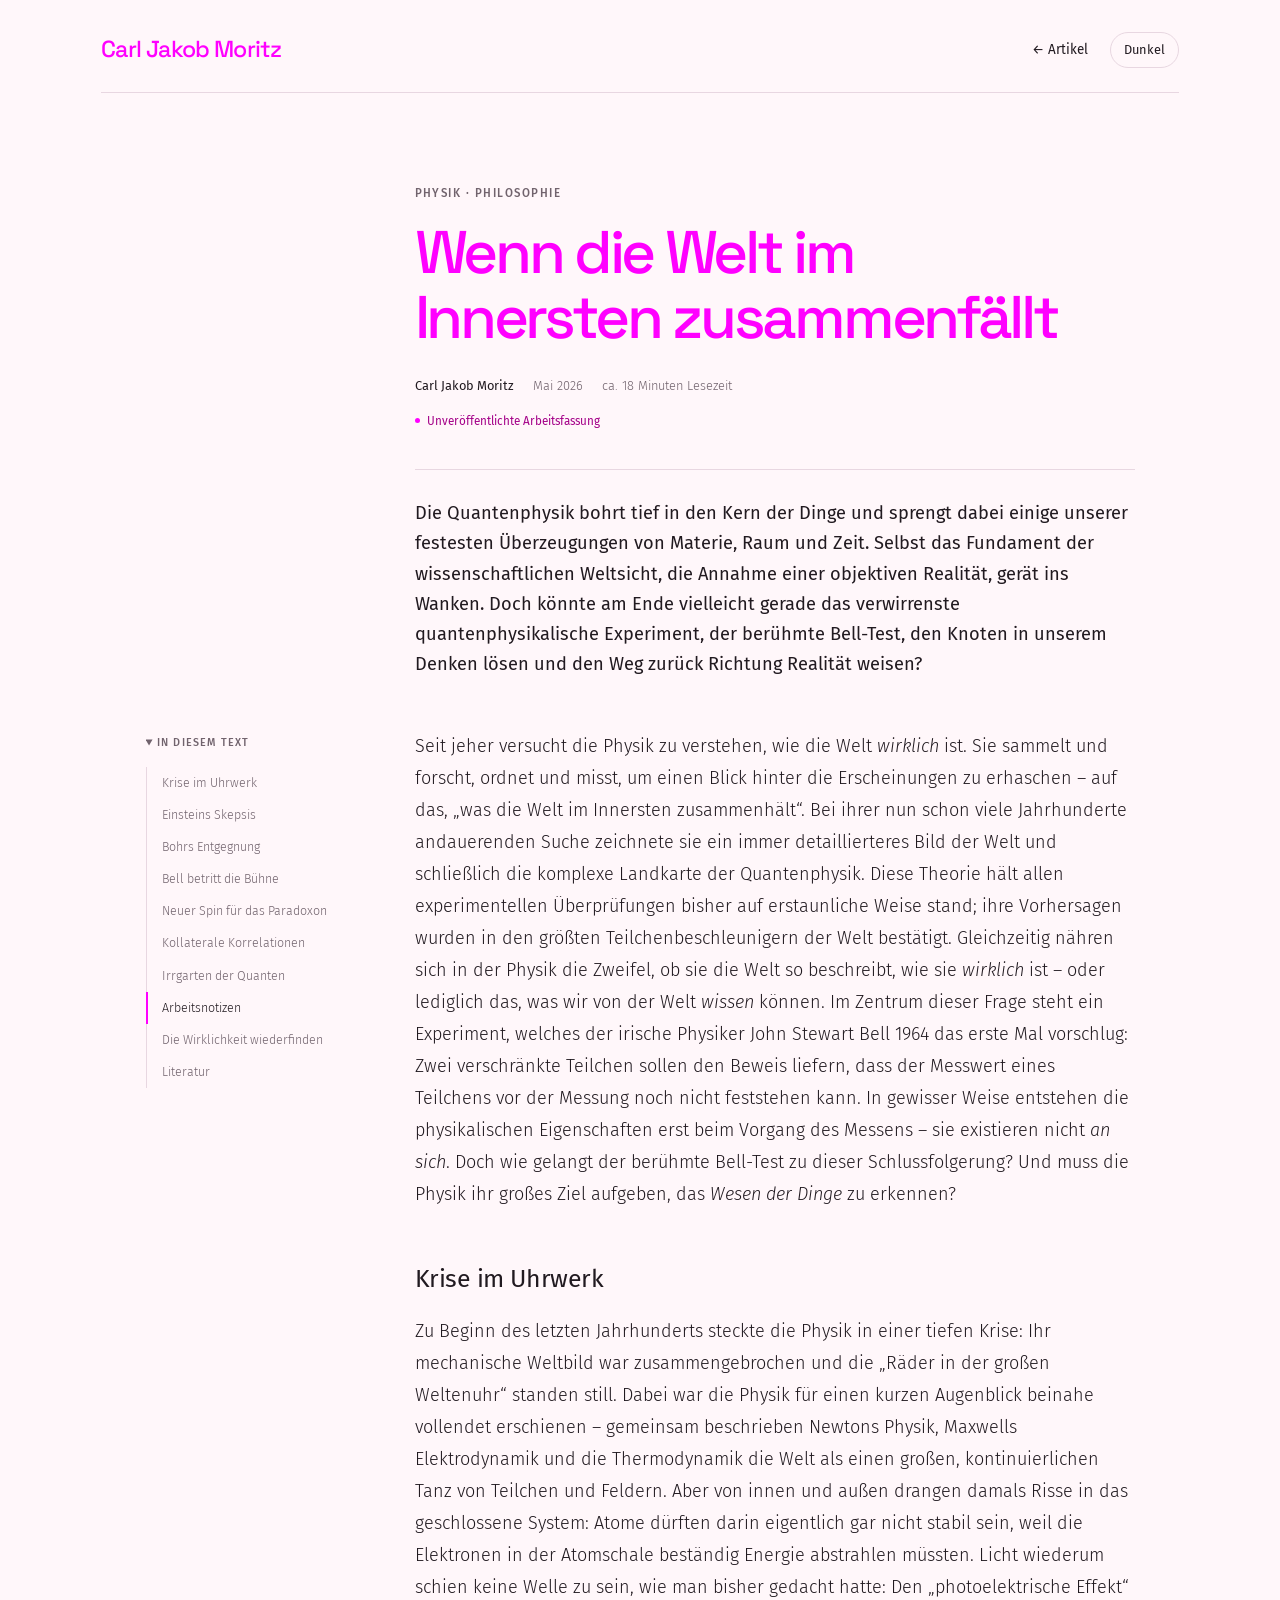
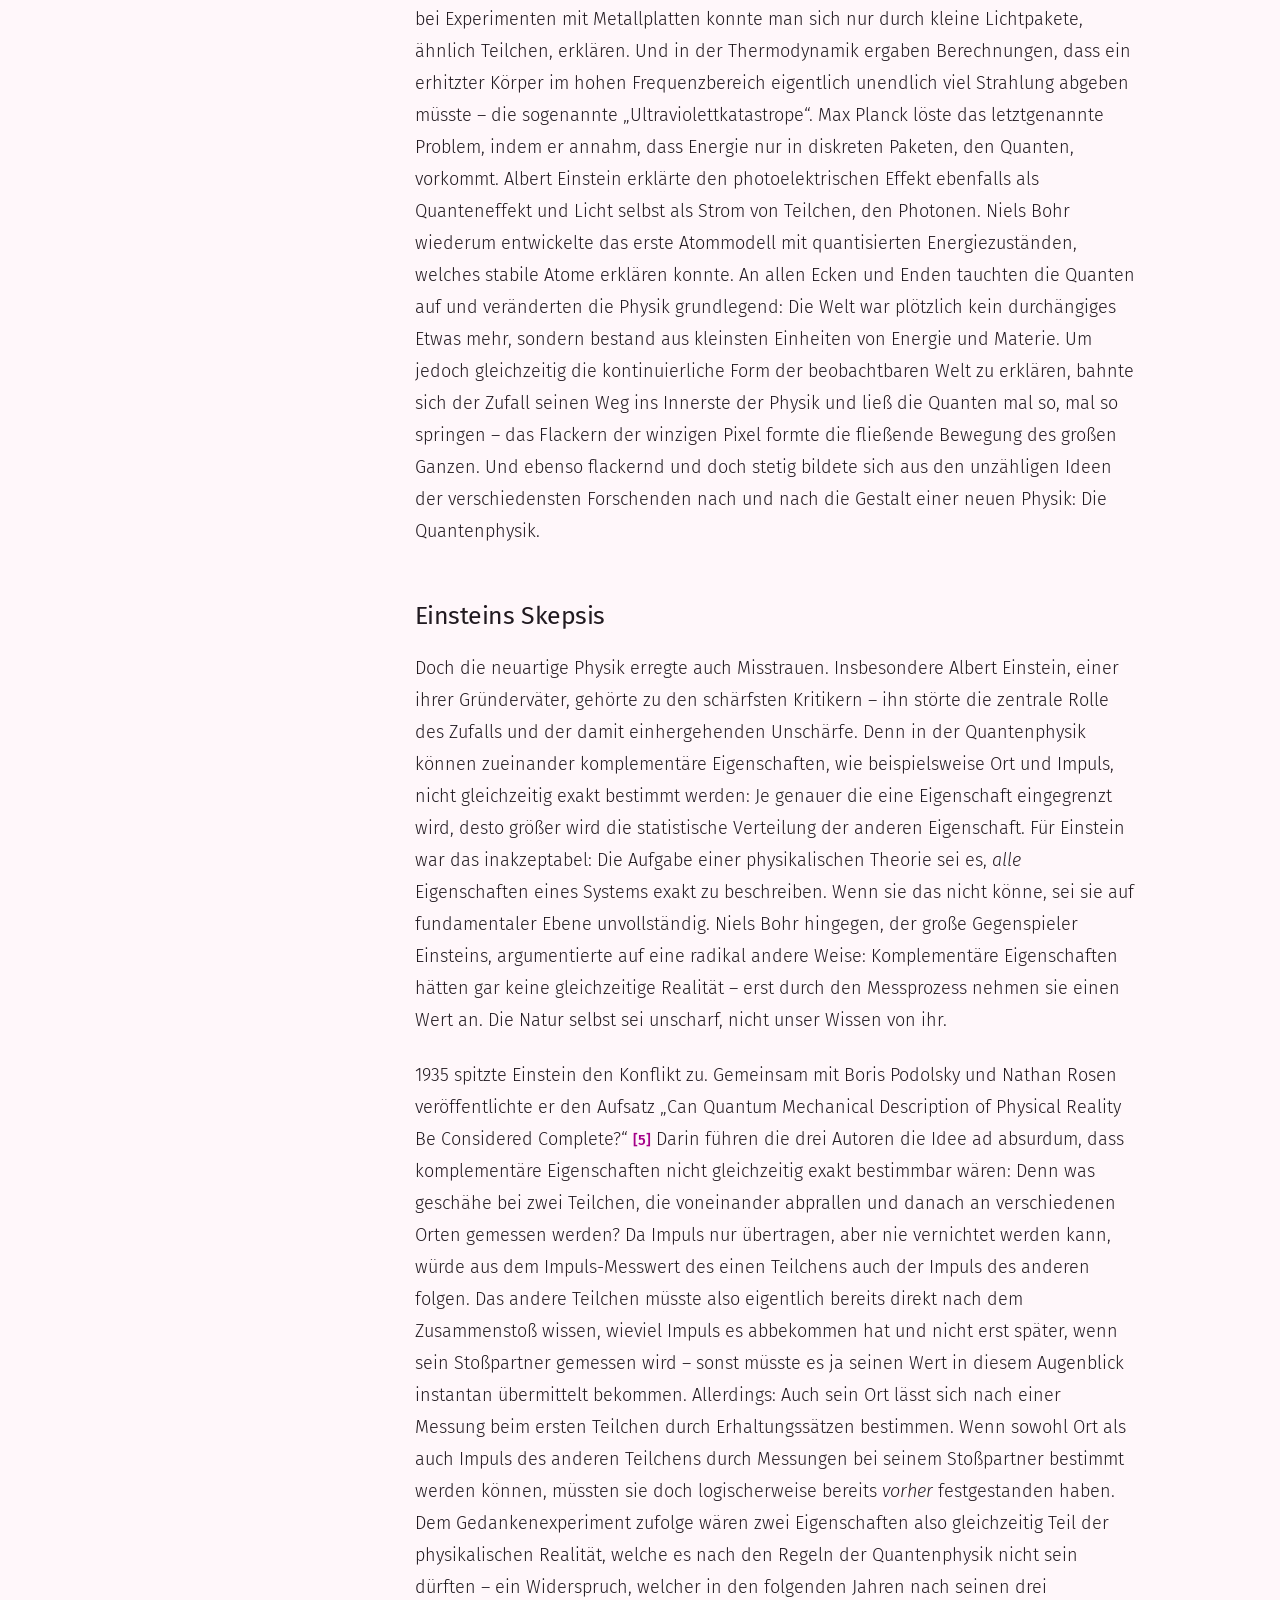
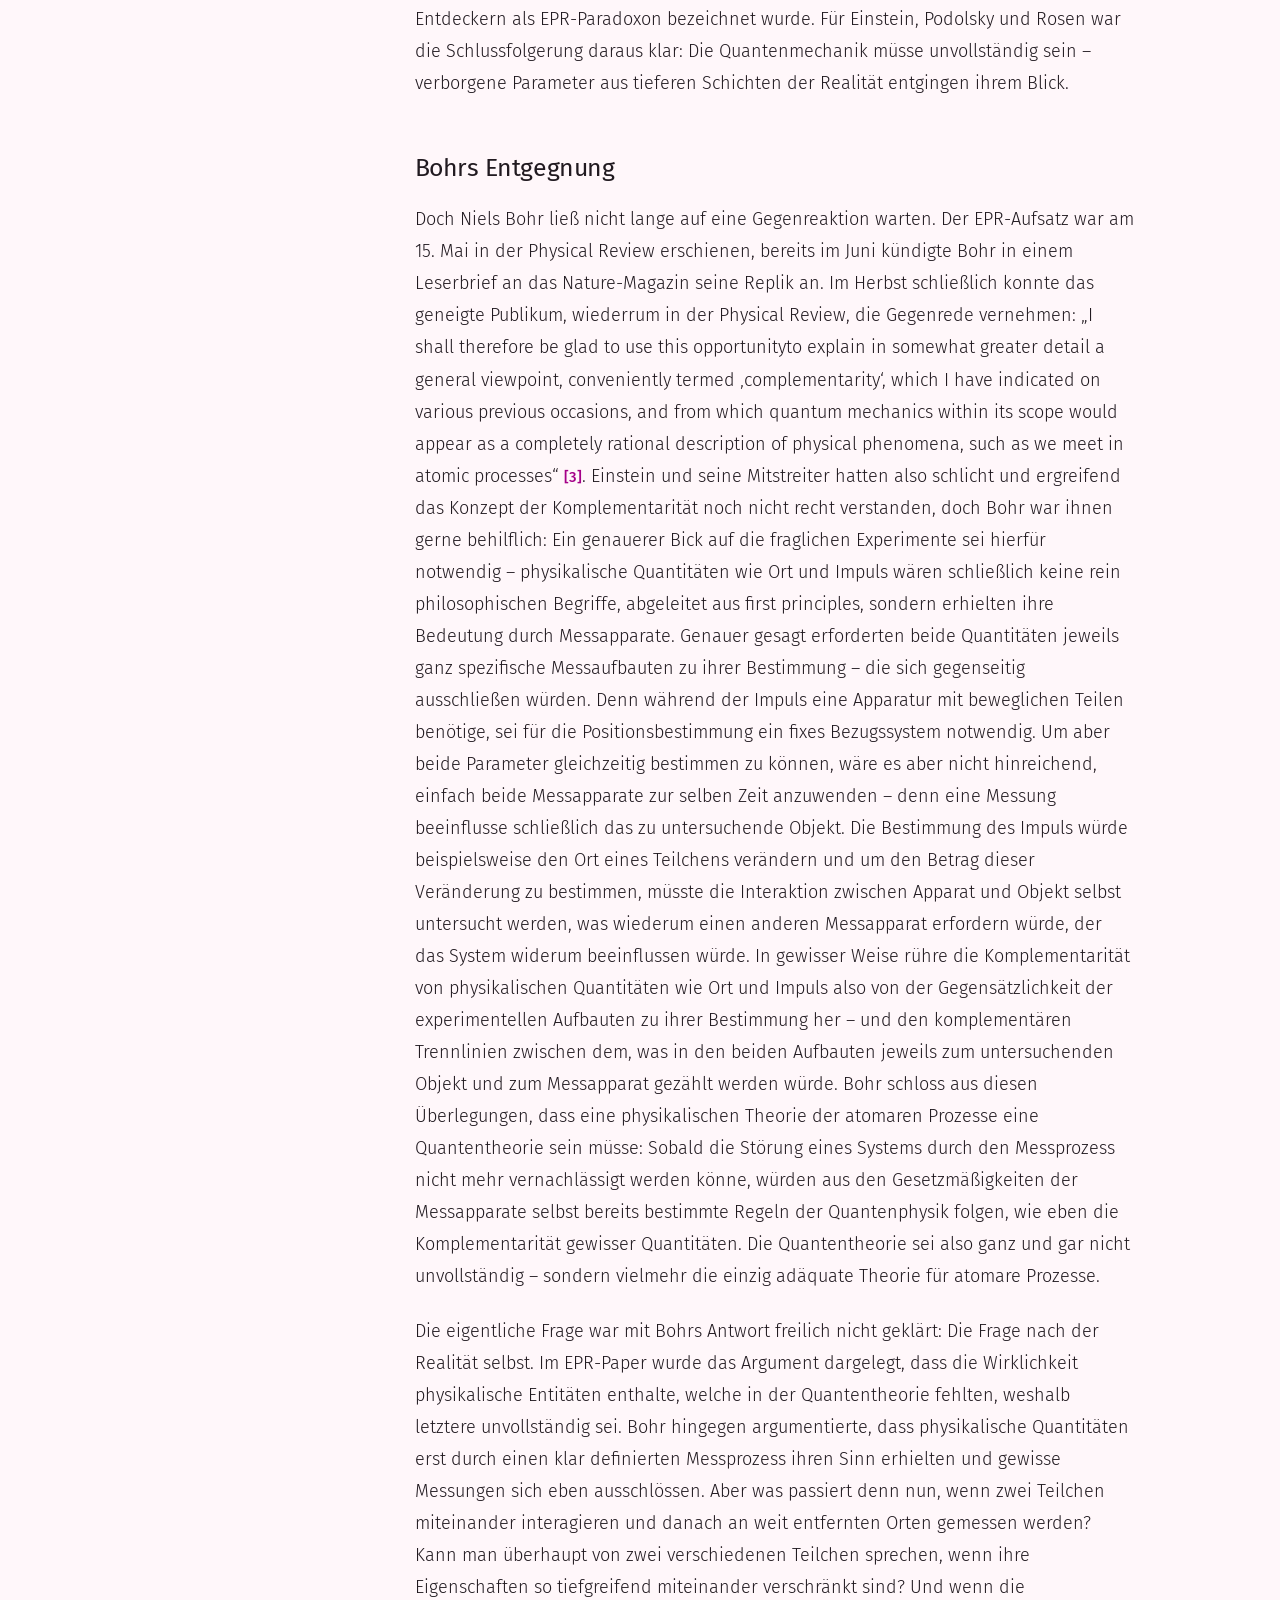
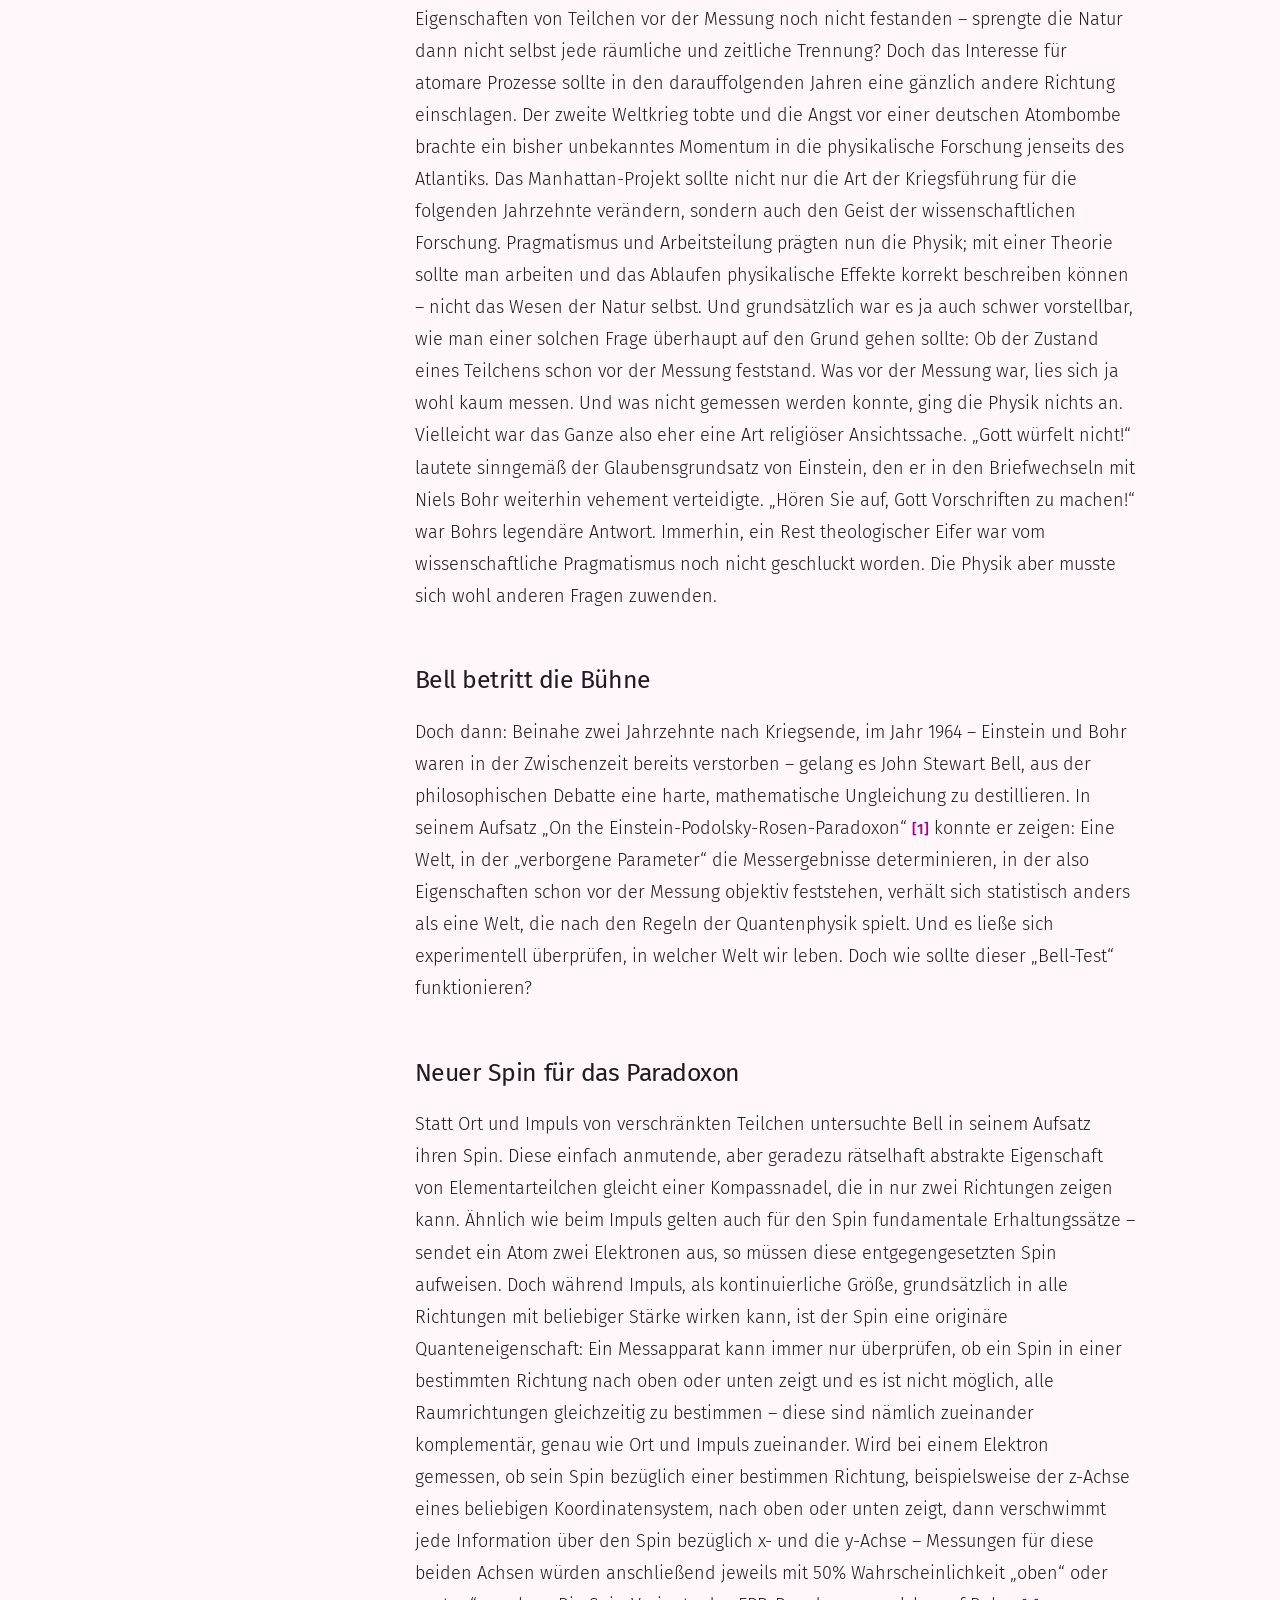
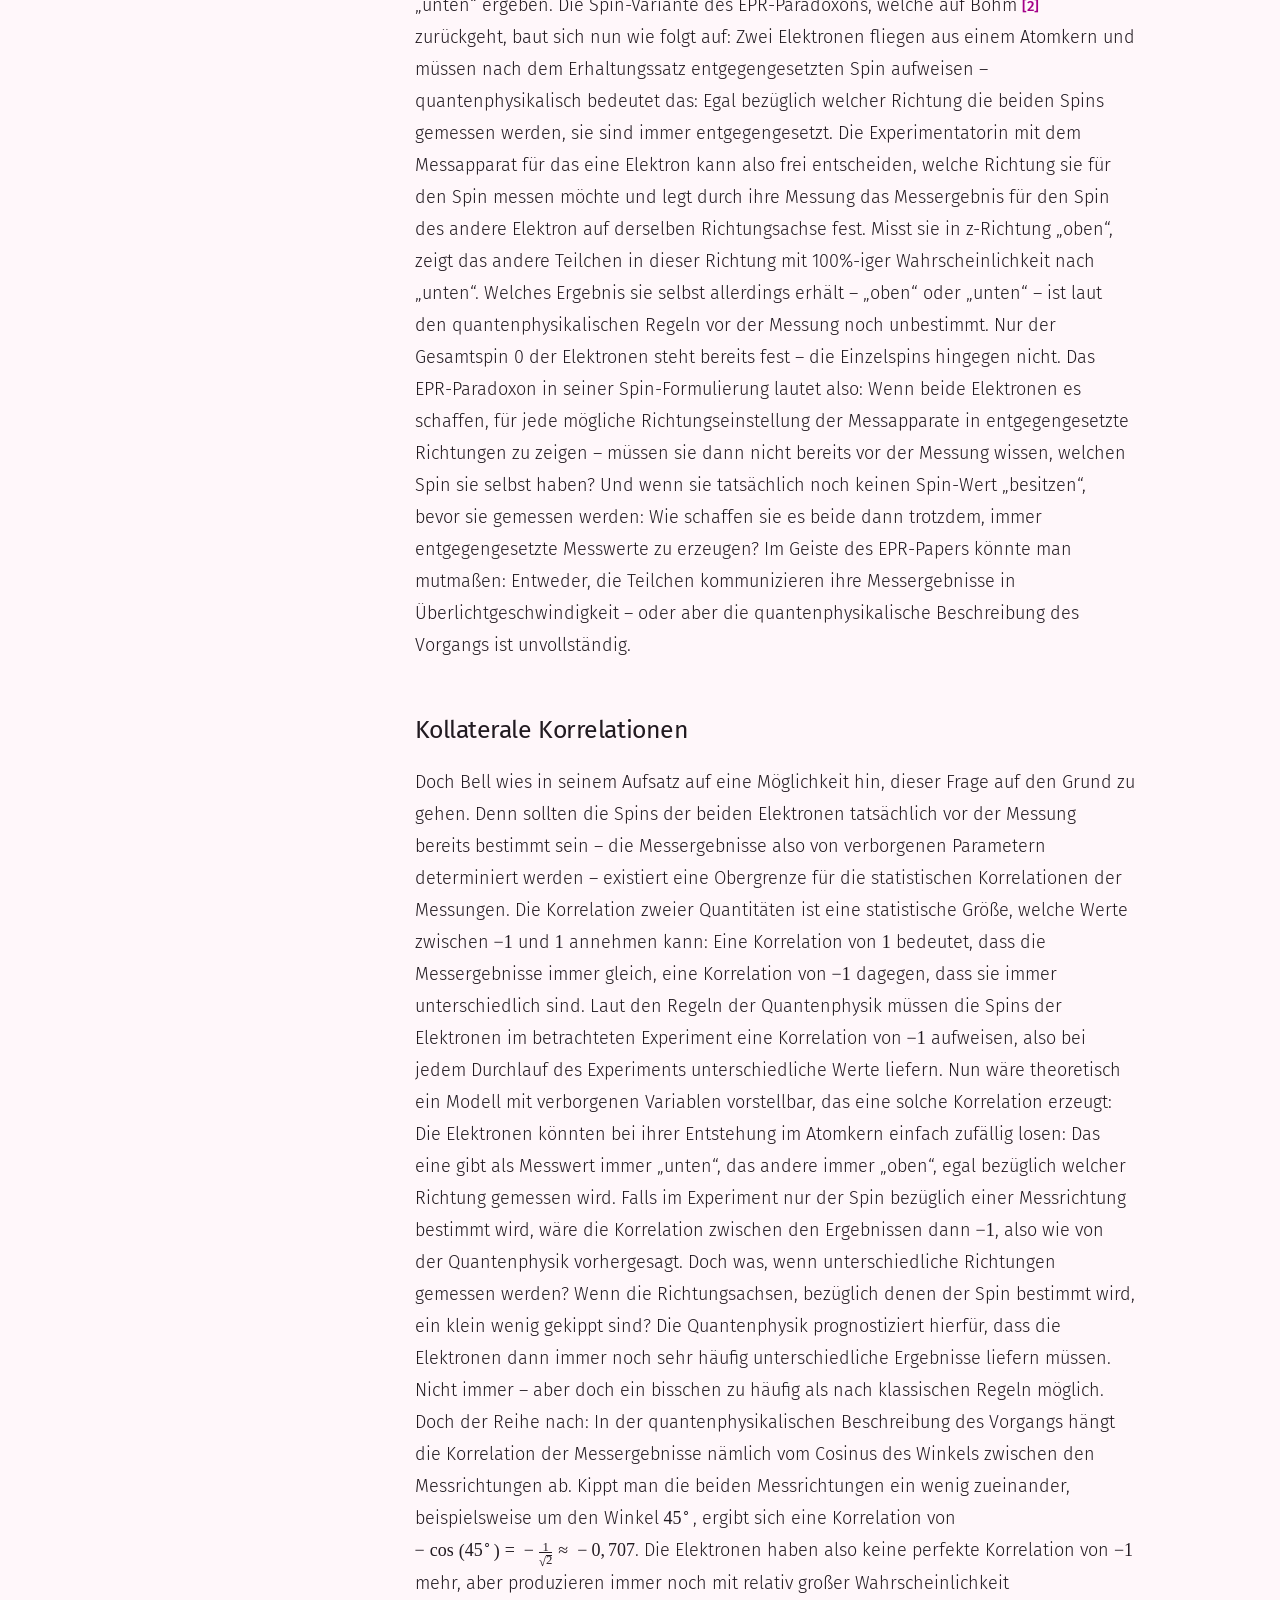
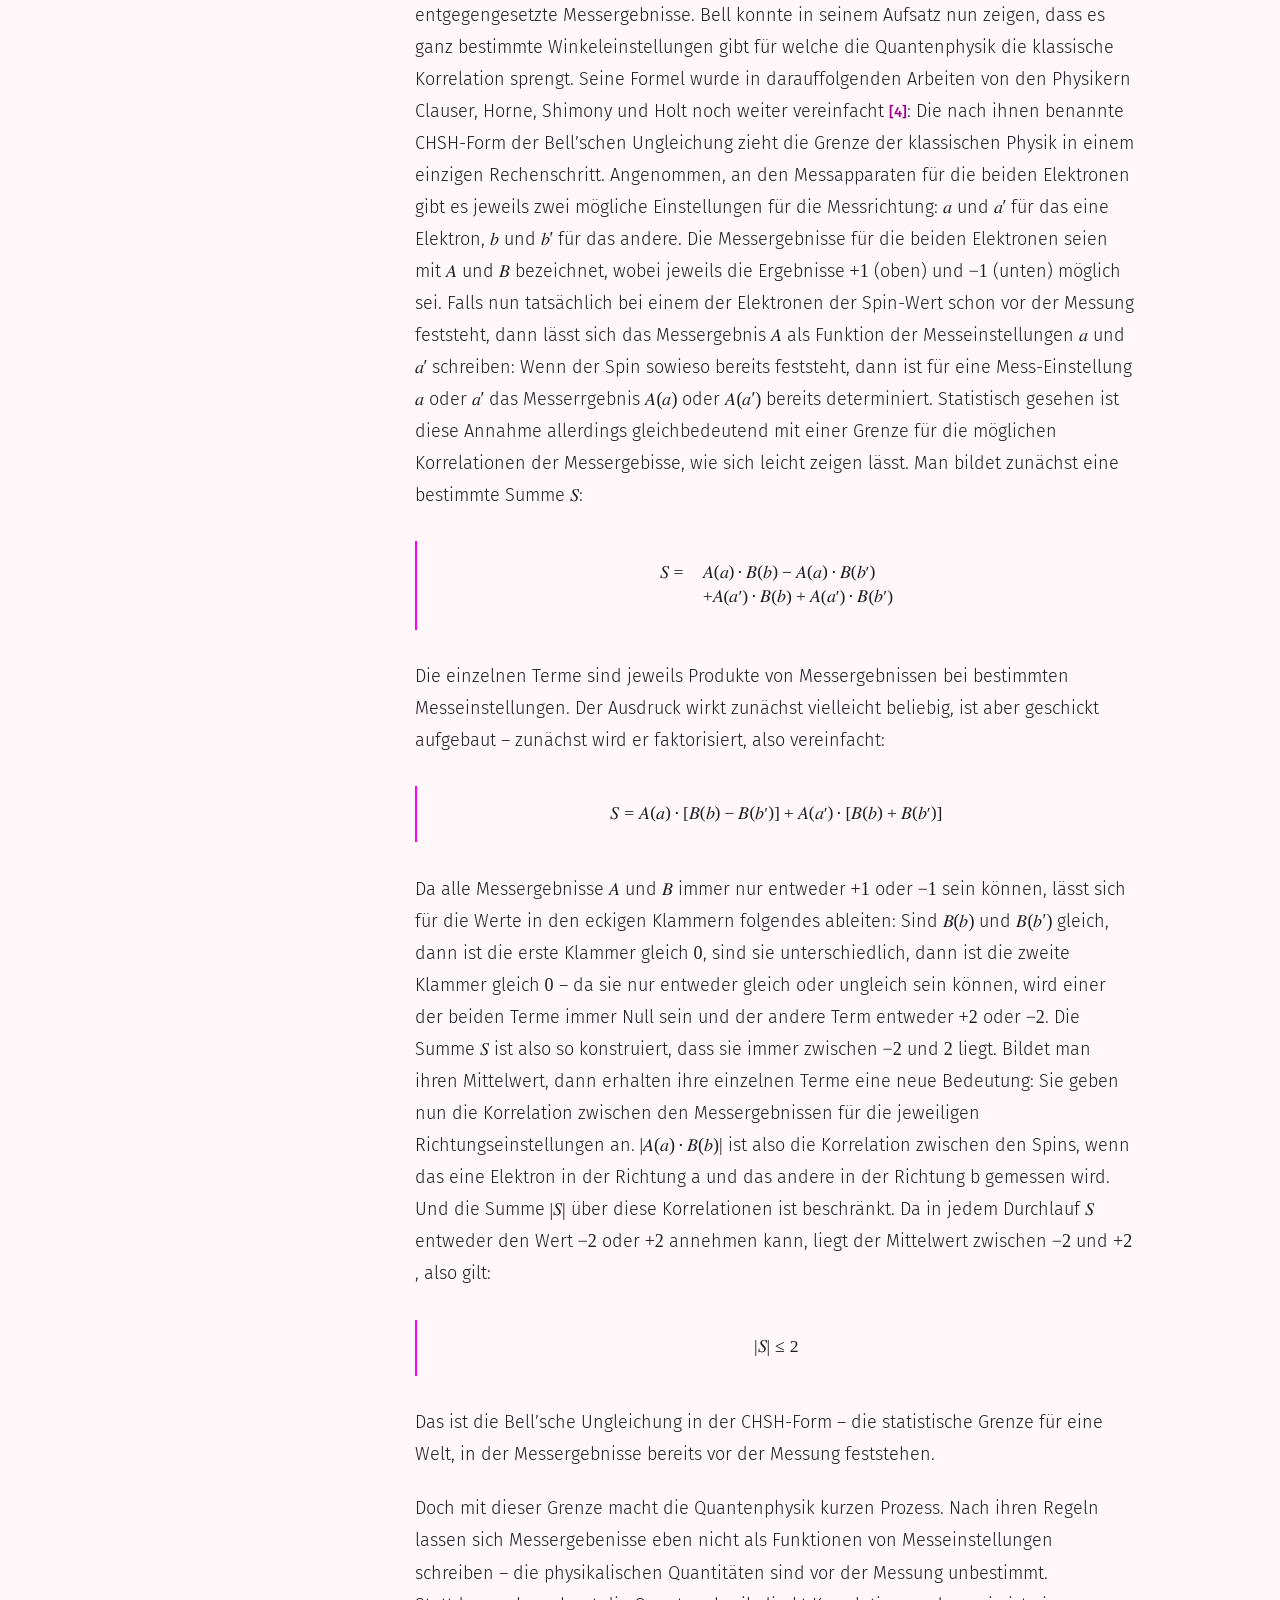
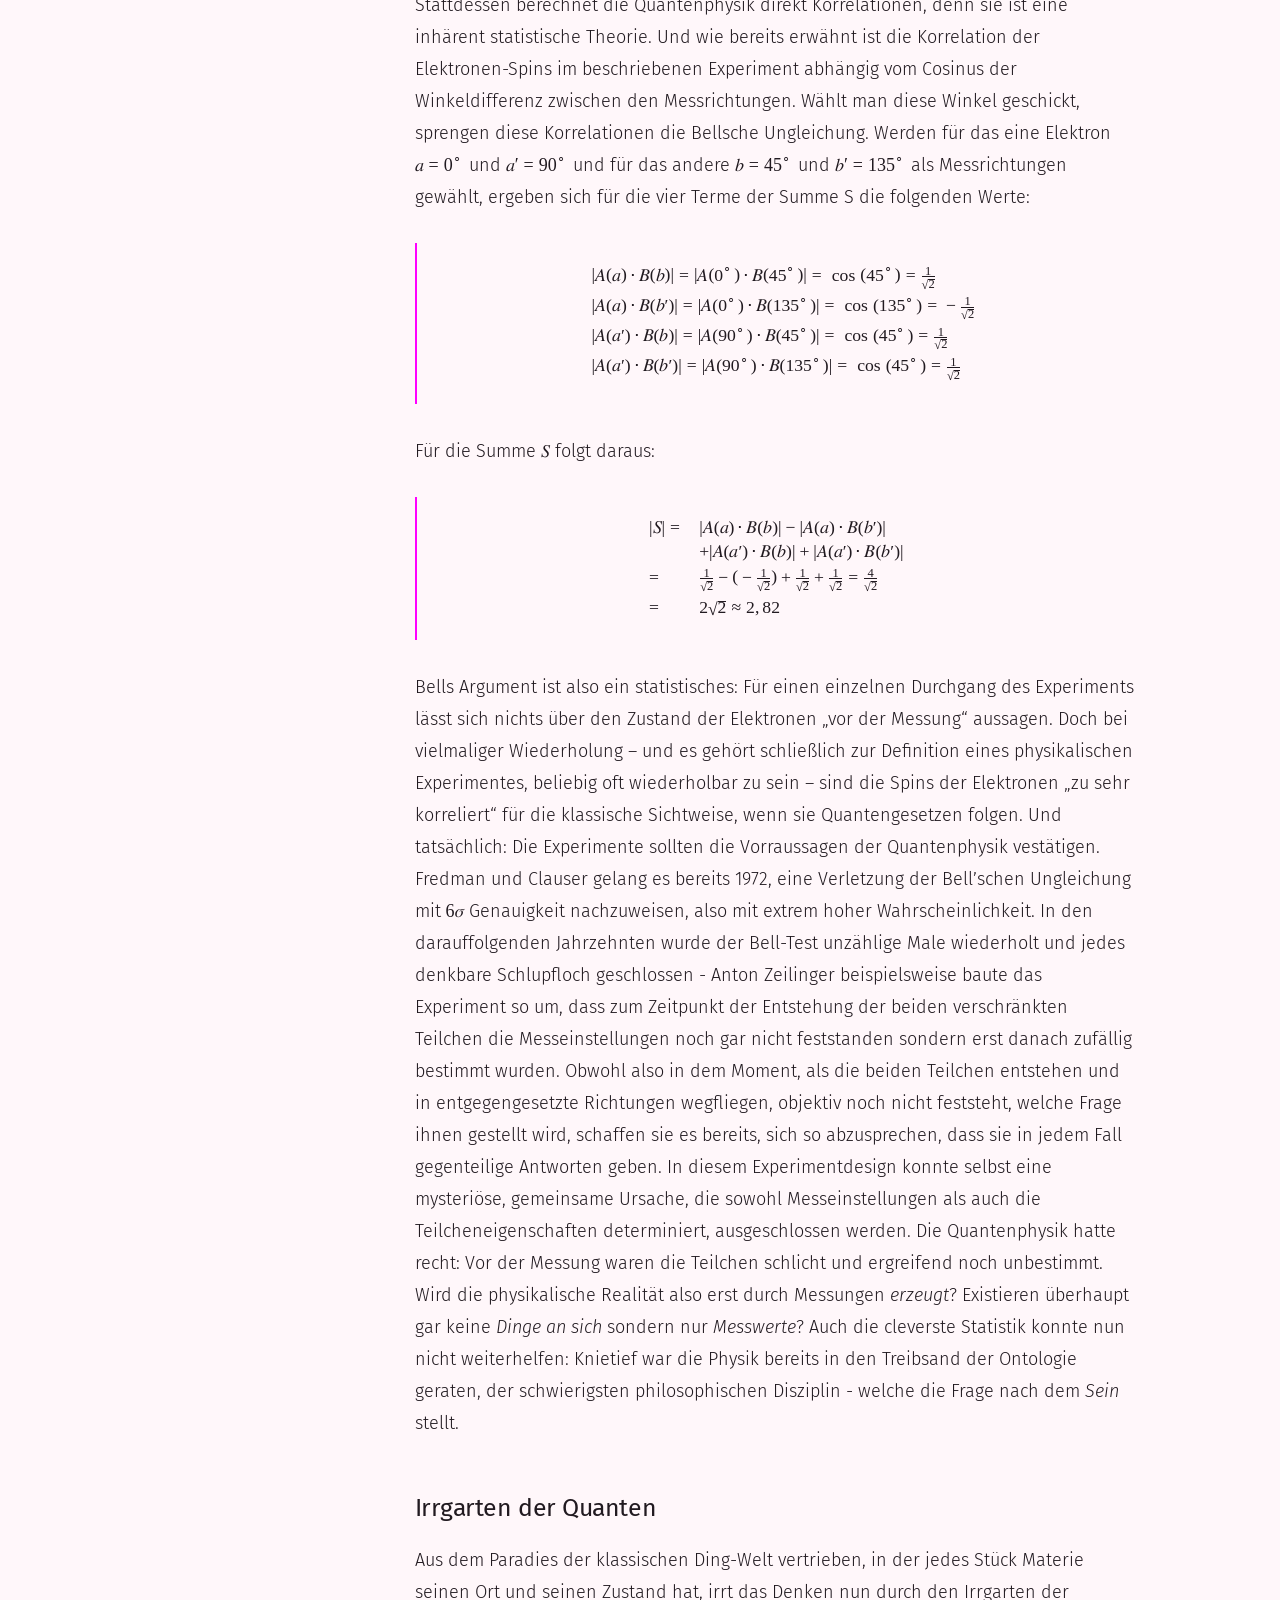
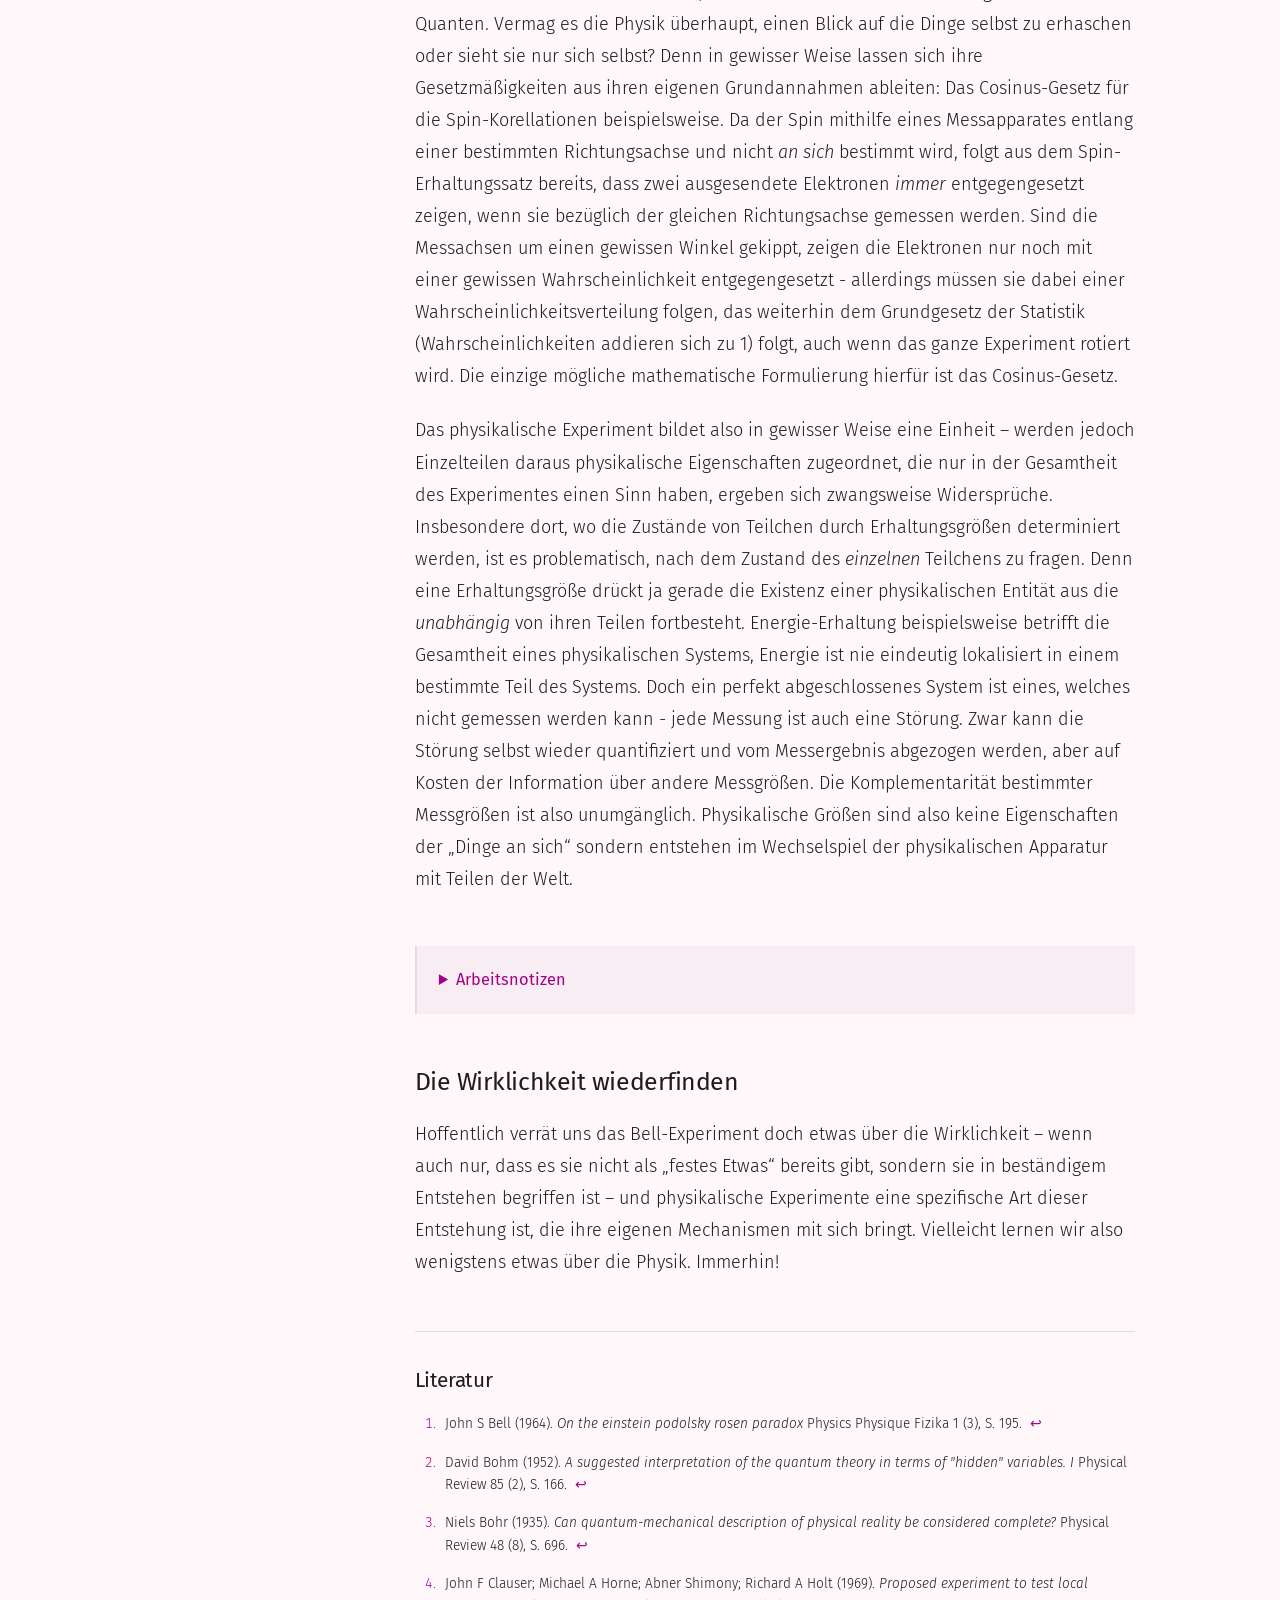
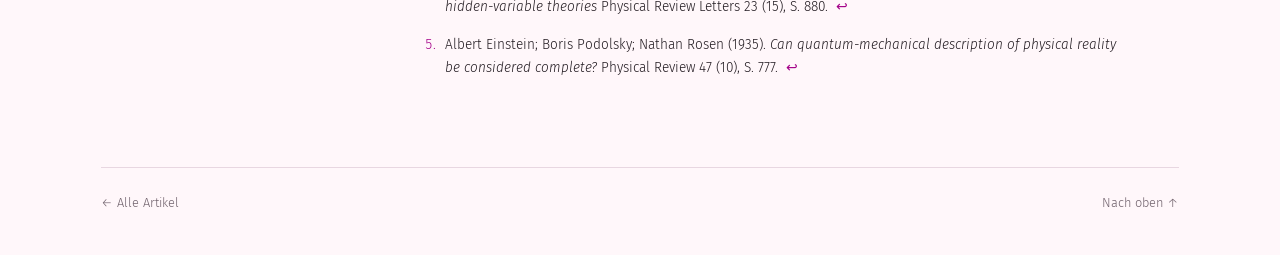
<file: public/entanglement/index.html>
<!doctype html>
<html lang="de" id="top">
<head>
  <meta charset="utf-8">
  <meta name="viewport" content="width=device-width, initial-scale=1">
  <meta name="author" content="Carl Jakob Moritz">
  <meta name="description" content="Ein Essay über Quantenverschränkung, das EPR-Paradoxon, Bells Ungleichung und die Frage nach der Wirklichkeit. Unveröffentlichte Arbeitsfassung von Carl Jakob Moritz.">
  <title>Wenn die Welt im Innersten zusammenfällt · Carl Jakob Moritz</title>
  <link rel="icon" type="image/svg+xml" href="/triangle.svg">
  <link rel="preconnect" href="https://fonts.googleapis.com">
  <link rel="preconnect" href="https://fonts.gstatic.com" crossorigin>
  <link href="https://fonts.googleapis.com/css2?family=Fira+Sans:ital,wght@0,300;0,400;0,500;1,300;1,400&amp;family=Space+Grotesk:wght@400;500&amp;display=swap" rel="stylesheet">
  <script>
(() => {
  const preferred = window.matchMedia('(prefers-color-scheme: dark)');
  let saved;
  try { saved = localStorage.getItem('theme'); } catch (_) {}
  document.documentElement.dataset.theme = saved === 'dark' || saved === 'light' ? saved : preferred.matches ? 'dark' : 'light';
})();
</script>
  <style>
:root {
  color-scheme: light;
  --bg-color: #fff7fa;
  --text-color: #211a20;
  --link-color: #ff00ff;
  --muted: #71636d;
  --rule: #e8d7e1;
  --reading-accent: #a40088;
  --note-bg: #f8edf3;
  --highlight: #f8c7ef;
}
[data-theme="dark"] {
  color-scheme: dark;
  --bg-color: #181216;
  --text-color: #f5edf2;
  --muted: #baabb5;
  --rule: #42313c;
  --reading-accent: #ff8feb;
  --note-bg: #21191f;
  --highlight: #642651;
}
* { box-sizing: border-box; }
html { scroll-behavior: smooth; scroll-padding-top: 2rem; }
body { margin: 0; background: var(--bg-color); color: var(--text-color); font-family: "Fira Sans", sans-serif; font-size: 18px; font-weight: 300; line-height: 1.78; }
::selection { background: var(--highlight); color: var(--text-color); }
a { color: inherit; text-decoration-color: var(--link-color); text-underline-offset: .24em; text-decoration-thickness: 1px; }
a:hover { color: var(--reading-accent); }
:focus-visible { outline: 2px solid var(--reading-accent); outline-offset: 5px; }
button { font: inherit; cursor: pointer; }
.skip-link { position: fixed; left: 1rem; top: -6rem; z-index: 5; background: var(--bg-color); padding: .6rem 1rem; }
.skip-link:focus { top: 1rem; }
.page-shell { width: min(100%, 1180px); margin-inline: auto; padding-inline: clamp(20px, 4vw, 52px); }
.masthead { display: flex; justify-content: space-between; align-items: center; gap: 1.5rem; padding-top: 2rem; padding-bottom: 1.5rem; border-bottom: 1px solid var(--rule); }
.site-name { color: var(--link-color); font-family: "Space Grotesk", sans-serif; font-weight: 500; font-size: 1.45rem; letter-spacing: -.035em; text-decoration: none; line-height: 1.2; }
.site-nav { display: flex; align-items: center; gap: 1.4rem; font-size: .84rem; font-weight: 400; }
.site-nav a { text-decoration: none; }
.theme-toggle { border: 1px solid var(--rule); color: var(--text-color); background: transparent; border-radius: 999px; padding: .28rem .8rem; min-height: 36px; font-size: .8rem; line-height: 1.4; }
.theme-toggle:hover { border-color: var(--reading-accent); }
.reading-layout { display: grid; grid-template-columns: 205px minmax(0, 720px); column-gap: clamp(32px, 5vw, 66px); justify-content: center; }
.article-header { grid-column: 2; margin-top: clamp(3rem, 7vw, 5.75rem); margin-bottom: 3.2rem; min-width: 0; }
.eyebrow { font-size: .72rem; text-transform: uppercase; letter-spacing: .13em; font-weight: 500; color: var(--muted); margin: 0 0 1.1rem; }
h1 { color: var(--link-color); font-family: "Space Grotesk", sans-serif; font-weight: 500; font-size: clamp(2.65rem, 4.7vw, 3.8rem); line-height: 1.08; letter-spacing: -.055em; text-wrap: balance; margin: 0 0 1.6rem; overflow-wrap: break-word; }
.byline { display: flex; flex-wrap: wrap; gap: .35rem 1.2rem; color: var(--muted); font-size: .8rem; line-height: 1.6; margin: 0; }
.byline .author { color: var(--text-color); font-weight: 400; }
.draft-status { display: inline-flex; align-items: center; gap: .45rem; font-size: .73rem; line-height: 1.4; font-weight: 400; color: var(--reading-accent); margin: 1rem 0 0; }
.draft-status::before { content: ""; width: 5px; height: 5px; border-radius: 50%; background: var(--link-color); }
.abstract { margin-top: 2.2rem; padding-top: 1.8rem; border-top: 1px solid var(--rule); font-size: 1.14rem; font-weight: 400; line-height: 1.65; }
.abstract p { margin: 0; }
.toc { grid-column: 1; grid-row: 2; font-size: .78rem; line-height: 1.5; }
.toc-panel { position: sticky; top: 2rem; max-height: calc(100svh - 4rem); overflow-y: auto; padding: .3rem .5rem 1rem 0; }
.toc summary { font-size: .67rem; text-transform: uppercase; letter-spacing: .11em; color: var(--muted); cursor: pointer; font-weight: 500; }
.toc ol { list-style: none; margin: 1rem 0 0; padding: 0; border-left: 1px solid var(--rule); }
.toc li { margin: 0; }
.toc a { display: block; text-decoration: none; padding: .42rem .3rem .42rem .9rem; border-left: 2px solid transparent; margin-left: -1px; color: var(--muted); }
.toc a:hover, .toc a[aria-current="location"] { border-color: var(--link-color); color: var(--text-color); }
.article-body { grid-column: 2; grid-row: 2; min-width: 0; padding-bottom: 4.5rem; hyphens: auto; overflow-wrap: break-word; }
.article-body p { margin: 0 0 1.4rem; }
.article-body section { margin-top: 3.3rem; scroll-margin-top: 2rem; }
h2, h3 { font-family: "Fira Sans", sans-serif; font-weight: 400; line-height: 1.3; letter-spacing: -.018em; hyphens: none; }
h2 { font-size: 1.55rem; margin: 0 0 1.2rem; }
h3 { font-size: 1.1rem; margin: 1.4rem 0 .8rem; }
.article-body em { font-style: italic; }
.citation { color: var(--reading-accent); font-size: .82em; font-weight: 500; text-decoration: none; white-space: nowrap; }
.citation:hover { text-decoration: underline; }
.equation { overflow-x: auto; max-width: 100%; margin: 1.9rem 0; padding: 1.1rem 1.1rem 1.1rem 1.2rem; border-left: 2px solid var(--link-color); font-size: .98em; scrollbar-width: thin; hyphens: none; }
.equation math { width: max-content; min-width: min-content; margin: .15rem auto; }
math { font-family: "STIX Two Math", "Cambria Math", "Noto Sans Math", math; }
math[display="inline"] { white-space: nowrap; font-size: 1em; }
.draft-notes { margin-top: 3.2rem; padding: 1.2rem 1.4rem; background: var(--note-bg); border-left: 2px solid var(--rule); font-size: .91em; }
.draft-notes summary { cursor: pointer; font-weight: 400; color: var(--reading-accent); }
.draft-notes[open] summary { margin-bottom: 1rem; }
.draft-notes .draft-caption { font-size: .86rem; color: var(--muted); margin-bottom: 1.4rem; }
.draft-notes section { margin-top: 2rem; }
.draft-notes p:last-child { margin-bottom: 0; }
.draft-notes ul { padding-left: 1.3rem; }
.draft-notes li p { margin-bottom: .4rem; }
.references { border-top: 1px solid var(--rule); padding-top: 2.2rem; font-size: .85rem; line-height: 1.65; }
.references h2 { font-size: 1.3rem; }
.references ol { padding-left: 1.6rem; }
.references li { margin: 0 0 1rem; padding-left: .3rem; }
.references li::marker { color: var(--reading-accent); }
.reference-back { color: var(--reading-accent); text-decoration: none; display: inline-block; padding: 0 .25rem; }
.references li:target, .citation:target { background: var(--highlight); border-radius: 2px; }
.page-footer { display: flex; flex-wrap: wrap; justify-content: space-between; gap: 1rem; border-top: 1px solid var(--rule); padding: 1.5rem 0 2.5rem; color: var(--muted); font-size: .8rem; }
.page-footer a { text-decoration: none; }
@media (max-width: 980px) {
  .page-shell { max-width: 800px; }
  .reading-layout { display: block; }
  .article-header { margin-top: 3.5rem; margin-bottom: 2rem; }
  .toc { margin-bottom: 2.4rem; border-top: 1px solid var(--rule); border-bottom: 1px solid var(--rule); padding: 1rem 0; }
  .toc-panel { position: static; max-height: none; padding: 0; }
  .toc ol { columns: 2; column-gap: 1.5rem; }
  .toc li { break-inside: avoid; }
}
@media (max-width: 540px) {
  body { font-size: 17px; line-height: 1.75; }
  .masthead { padding-top: 1.35rem; padding-bottom: 1.1rem; gap: 1rem; }
  .site-name { max-width: 150px; font-size: 1.2rem; }
  .site-nav { gap: .8rem; font-size: .75rem; }
  .theme-toggle { font-size: .7rem; padding: .25rem .55rem; }
  .article-header { margin-top: 2.6rem; }
  h1 { font-size: clamp(2.2rem, 9vw, 2.95rem); line-height: 1.1; letter-spacing: -.045em; }
  .abstract { font-size: 1.07rem; padding-top: 1.5rem; }
  .byline { gap: .25rem .9rem; font-size: .75rem; }
  .toc ol { columns: 1; }
  h2 { font-size: 1.35rem; }
  .article-body section { margin-top: 2.6rem; }
  .equation { padding: .8rem .7rem; font-size: .92em; }
  .draft-notes { padding: 1rem; }
}
@media (prefers-reduced-motion: reduce) { html { scroll-behavior: auto; } }
@media print {
  :root, [data-theme="dark"] { --bg-color: white; --text-color: black; --muted: #444; --rule: #bbb; --reading-accent: #722060; --note-bg: #f5f5f5; }
  body { font-size: 10.5pt; line-height: 1.5; }
  .page-shell { max-width: none; padding: 0; }
  .reading-layout { display: block; }
  .site-nav, .toc, .page-footer, .skip-link { display: none; }
  .masthead { padding: 0 0 1rem; }
  .article-header { margin: 1.8rem 0; }
  h1 { font-size: 30pt; color: black; }
  h2, h3 { break-after: avoid; }
  .equation { break-inside: avoid; overflow: visible; font-size: 9pt; }
  .article-body { padding: 0; }
  a { text-decoration: none; }
}
</style>
</head>
<body>
  <a class="skip-link" href="#artikel">Zum Artikel</a>
  <div class="page-shell">
    <header class="masthead">
      <a class="site-name" href="/index.html">Carl Jakob Moritz</a>
      <nav class="site-nav" aria-label="Hauptnavigation">
        <a href="/articles.html">← Artikel</a>
        <button class="theme-toggle" type="button" data-theme-toggle hidden>Dunkel</button>
      </nav>
    </header>
    <main class="reading-layout" aria-labelledby="article-title">
      <header class="article-header">
        <p class="eyebrow">Physik · Philosophie</p>
        <h1 id="article-title">Wenn die Welt im Innersten zusammenfällt</h1>
        <p class="byline"><span class="author">Carl Jakob Moritz</span><time datetime="2026-05">Mai 2026</time><span>ca. 18 Minuten Lesezeit</span></p>
        <p class="draft-status">Unveröffentlichte Arbeitsfassung</p>
        <div class="abstract" aria-label="Zusammenfassung"><p>Die Quantenphysik bohrt tief in den Kern der Dinge und sprengt dabei einige unserer festesten Überzeugungen von Materie, Raum und Zeit. Selbst das Fundament der wissenschaftlichen Weltsicht, die Annahme einer objektiven Realität, gerät ins Wanken. Doch könnte am Ende vielleicht gerade das verwirrenste quantenphysikalische Experiment, der berühmte Bell-Test, den Knoten in unserem Denken lösen und den Weg zurück Richtung Realität weisen?</p>
</div>
      </header>
      <aside class="toc" aria-label="Inhaltsverzeichnis">
        <div class="toc-panel">
          <details class="toc-details" open>
            <summary>In diesem Text</summary>
            <nav aria-label="Abschnitte"><ol><li><a href="#krise-im-uhrwerk">Krise im Uhrwerk</a></li><li><a href="#einsteins-skepsis">Einsteins Skepsis</a></li><li><a href="#bohrs-entgegnung">Bohrs Entgegnung</a></li><li><a href="#bell-betritt-die-buehne">Bell betritt die Bühne</a></li><li><a href="#neuer-spin-fuer-das-paradoxon">Neuer Spin für das Paradoxon</a></li><li><a href="#kollaterale-korrelationen">Kollaterale Korrelationen</a></li><li><a href="#irrgarten-der-quanten">Irrgarten der Quanten</a></li><li><a href="#arbeitsnotizen">Arbeitsnotizen</a></li><li><a href="#die-wirklichkeit-wiederfinden">Die Wirklichkeit wiederfinden</a></li><li><a href="#literatur">Literatur</a></li></ol></nav>
          </details>
        </div>
      </aside>
      <article class="article-body" id="artikel" tabindex="-1" aria-labelledby="article-title">
<p>Seit jeher versucht die Physik zu verstehen, wie die Welt <em>wirklich</em> ist. Sie sammelt und forscht, ordnet und misst, um einen Blick hinter die Erscheinungen zu erhaschen – auf das, „was die Welt im Innersten zusammenhält“. Bei ihrer nun schon viele Jahrhunderte andauerenden Suche zeichnete sie ein immer detaillierteres Bild der Welt und schließlich die komplexe Landkarte der Quantenphysik. Diese Theorie hält allen experimentellen Überprüfungen bisher auf erstaunliche Weise stand; ihre Vorhersagen wurden in den größten Teilchenbeschleunigern der Welt bestätigt. Gleichzeitig nähren sich in der Physik die Zweifel, ob sie die Welt so beschreibt, wie sie <em>wirklich</em> ist – oder lediglich das, was wir von der Welt <em>wissen</em> können. Im Zentrum dieser Frage steht ein Experiment, welches der irische Physiker John Stewart Bell 1964 das erste Mal vorschlug: Zwei verschränkte Teilchen sollen den Beweis liefern, dass der Messwert eines Teilchens vor der Messung noch nicht feststehen kann. In gewisser Weise entstehen die physikalischen Eigenschaften erst beim Vorgang des Messens – sie existieren nicht <em>an sich</em>. Doch wie gelangt der berühmte Bell-Test zu dieser Schlussfolgerung? Und muss die Physik ihr großes Ziel aufgeben, das <em>Wesen der Dinge</em> zu erkennen?</p>
<section id="krise-im-uhrwerk" class="level2 unnumbered">
<h2 class="unnumbered" tabindex="-1">Krise im Uhrwerk</h2>
<p>Zu Beginn des letzten Jahrhunderts steckte die Physik in einer tiefen Krise: Ihr mechanische Weltbild war zusammengebrochen und die „Räder in der großen Weltenuhr“ standen still. Dabei war die Physik für einen kurzen Augenblick beinahe vollendet erschienen – gemeinsam beschrieben Newtons Physik, Maxwells Elektrodynamik und die Thermodynamik die Welt als einen großen, kontinuierlichen Tanz von Teilchen und Feldern. Aber von innen und außen drangen damals Risse in das geschlossene System: Atome dürften darin eigentlich gar nicht stabil sein, weil die Elektronen in der Atomschale beständig Energie abstrahlen müssten. Licht wiederum schien keine Welle zu sein, wie man bisher gedacht hatte: Den „photoelektrische Effekt“ bei Experimenten mit Metallplatten konnte man sich nur durch kleine Lichtpakete, ähnlich Teilchen, erklären. Und in der Thermodynamik ergaben Berechnungen, dass ein erhitzter Körper im hohen Frequenzbereich eigentlich unendlich viel Strahlung abgeben müsste – die sogenannte „Ultraviolettkatastrope“. Max Planck löste das letztgenannte Problem, indem er annahm, dass Energie nur in diskreten Paketen, den Quanten, vorkommt. Albert Einstein erklärte den photoelektrischen Effekt ebenfalls als Quanteneffekt und Licht selbst als Strom von Teilchen, den Photonen. Niels Bohr wiederum entwickelte das erste Atommodell mit quantisierten Energiezuständen, welches stabile Atome erklären konnte. An allen Ecken und Enden tauchten die Quanten auf und veränderten die Physik grundlegend: Die Welt war plötzlich kein durchängiges Etwas mehr, sondern bestand aus kleinsten Einheiten von Energie und Materie. Um jedoch gleichzeitig die kontinuierliche Form der beobachtbaren Welt zu erklären, bahnte sich der Zufall seinen Weg ins Innerste der Physik und ließ die Quanten mal so, mal so springen – das Flackern der winzigen Pixel formte die fließende Bewegung des großen Ganzen. Und ebenso flackernd und doch stetig bildete sich aus den unzähligen Ideen der verschiedensten Forschenden nach und nach die Gestalt einer neuen Physik: Die Quantenphysik.</p>
</section>
<section id="einsteins-skepsis" class="level2 unnumbered">
<h2 class="unnumbered" tabindex="-1">Einsteins Skepsis</h2>
<p>Doch die neuartige Physik erregte auch Misstrauen. Insbesondere Albert Einstein, einer ihrer Gründerväter, gehörte zu den schärfsten Kritikern – ihn störte die zentrale Rolle des Zufalls und der damit einhergehenden Unschärfe. Denn in der Quantenphysik können zueinander komplementäre Eigenschaften, wie beispielsweise Ort und Impuls, nicht gleichzeitig exakt bestimmt werden: Je genauer die eine Eigenschaft eingegrenzt wird, desto größer wird die statistische Verteilung der anderen Eigenschaft. Für Einstein war das inakzeptabel: Die Aufgabe einer physikalischen Theorie sei es, <em>alle</em> Eigenschaften eines Systems exakt zu beschreiben. Wenn sie das nicht könne, sei sie auf fundamentaler Ebene unvollständig. Niels Bohr hingegen, der große Gegenspieler Einsteins, argumentierte auf eine radikal andere Weise: Komplementäre Eigenschaften hätten gar keine gleichzeitige Realität – erst durch den Messprozess nehmen sie einen Wert an. Die Natur selbst sei unscharf, nicht unser Wissen von ihr.</p>
<p>1935 spitzte Einstein den Konflikt zu. Gemeinsam mit Boris Podolsky und Nathan Rosen veröffentlichte er den Aufsatz „Can Quantum Mechanical Description of Physical Reality Be Considered Complete?“ <a class="citation" id="cite-einstein1935can" href="#ref-einstein1935can" role="doc-biblioref" aria-label="Literaturangabe 5">[5]</a> Darin führen die drei Autoren die Idee ad absurdum, dass komplementäre Eigenschaften nicht gleichzeitig exakt bestimmbar wären: Denn was geschähe bei zwei Teilchen, die voneinander abprallen und danach an verschiedenen Orten gemessen werden? Da Impuls nur übertragen, aber nie vernichtet werden kann, würde aus dem Impuls-Messwert des einen Teilchens auch der Impuls des anderen folgen. Das andere Teilchen müsste also eigentlich bereits direkt nach dem Zusammenstoß wissen, wieviel Impuls es abbekommen hat und nicht erst später, wenn sein Stoßpartner gemessen wird – sonst müsste es ja seinen Wert in diesem Augenblick instantan übermittelt bekommen. Allerdings: Auch sein Ort lässt sich nach einer Messung beim ersten Teilchen durch Erhaltungssätzen bestimmen. Wenn sowohl Ort als auch Impuls des anderen Teilchens durch Messungen bei seinem Stoßpartner bestimmt werden können, müssten sie doch logischerweise bereits <em>vorher</em> festgestanden haben. Dem Gedankenexperiment zufolge wären zwei Eigenschaften also gleichzeitig Teil der physikalischen Realität, welche es nach den Regeln der Quantenphysik nicht sein dürften – ein Widerspruch, welcher in den folgenden Jahren nach seinen drei Entdeckern als EPR-Paradoxon bezeichnet wurde. Für Einstein, Podolsky und Rosen war die Schlussfolgerung daraus klar: Die Quantenmechanik müsse unvollständig sein – verborgene Parameter aus tieferen Schichten der Realität entgingen ihrem Blick.</p>
</section>
<section id="bohrs-entgegnung" class="level2 unnumbered">
<h2 class="unnumbered" tabindex="-1">Bohrs Entgegnung</h2>
<p>Doch Niels Bohr ließ nicht lange auf eine Gegenreaktion warten. Der EPR-Aufsatz war am 15. Mai in der Physical Review erschienen, bereits im Juni kündigte Bohr in einem Leserbrief an das Nature-Magazin seine Replik an. Im Herbst schließlich konnte das geneigte Publikum, wiederrum in der Physical Review, die Gegenrede vernehmen: „I shall therefore be glad to use this opportunityto explain in somewhat greater detail a general viewpoint, conveniently termed ‚complementarity‘, which I have indicated on various previous occasions, and from which quantum mechanics within its scope would appear as a completely rational description of physical phenomena, such as we meet in atomic processes“ <a class="citation" id="cite-bohr1935can" href="#ref-bohr1935can" role="doc-biblioref" aria-label="Literaturangabe 3">[3]</a>. Einstein und seine Mitstreiter hatten also schlicht und ergreifend das Konzept der Komplementarität noch nicht recht verstanden, doch Bohr war ihnen gerne behilflich: Ein genauerer Bick auf die fraglichen Experimente sei hierfür notwendig – physikalische Quantitäten wie Ort und Impuls wären schließlich keine rein philosophischen Begriffe, abgeleitet aus first principles, sondern erhielten ihre Bedeutung durch Messapparate. Genauer gesagt erforderten beide Quantitäten jeweils ganz spezifische Messaufbauten zu ihrer Bestimmung – die sich gegenseitig ausschließen würden. Denn während der Impuls eine Apparatur mit beweglichen Teilen benötige, sei für die Positionsbestimmung ein fixes Bezugssystem notwendig. Um aber beide Parameter gleichzeitig bestimmen zu können, wäre es aber nicht hinreichend, einfach beide Messapparate zur selben Zeit anzuwenden – denn eine Messung beeinflusse schließlich das zu untersuchende Objekt. Die Bestimmung des Impuls würde beispielsweise den Ort eines Teilchens verändern und um den Betrag dieser Veränderung zu bestimmen, müsste die Interaktion zwischen Apparat und Objekt selbst untersucht werden, was wiederum einen anderen Messapparat erfordern würde, der das System widerum beeinflussen würde. In gewisser Weise rühre die Komplementarität von physikalischen Quantitäten wie Ort und Impuls also von der Gegensätzlichkeit der experimentellen Aufbauten zu ihrer Bestimmung her – und den komplementären Trennlinien zwischen dem, was in den beiden Aufbauten jeweils zum untersuchenden Objekt und zum Messapparat gezählt werden würde. Bohr schloss aus diesen Überlegungen, dass eine physikalischen Theorie der atomaren Prozesse eine Quantentheorie sein müsse: Sobald die Störung eines Systems durch den Messprozess nicht mehr vernachlässigt werden könne, würden aus den Gesetzmäßigkeiten der Messapparate selbst bereits bestimmte Regeln der Quantenphysik folgen, wie eben die Komplementarität gewisser Quantitäten. Die Quantentheorie sei also ganz und gar nicht unvollständig – sondern vielmehr die einzig adäquate Theorie für atomare Prozesse.</p>
<p>Die eigentliche Frage war mit Bohrs Antwort freilich nicht geklärt: Die Frage nach der Realität selbst. Im EPR-Paper wurde das Argument dargelegt, dass die Wirklichkeit physikalische Entitäten enthalte, welche in der Quantentheorie fehlten, weshalb letztere unvollständig sei. Bohr hingegen argumentierte, dass physikalische Quantitäten erst durch einen klar definierten Messprozess ihren Sinn erhielten und gewisse Messungen sich eben ausschlössen. Aber was passiert denn nun, wenn zwei Teilchen miteinander interagieren und danach an weit entfernten Orten gemessen werden? Kann man überhaupt von zwei verschiedenen Teilchen sprechen, wenn ihre Eigenschaften so tiefgreifend miteinander verschränkt sind? Und wenn die Eigenschaften von Teilchen vor der Messung noch nicht festanden – sprengte die Natur dann nicht selbst jede räumliche und zeitliche Trennung? Doch das Interesse für atomare Prozesse sollte in den darauffolgenden Jahren eine gänzlich andere Richtung einschlagen. Der zweite Weltkrieg tobte und die Angst vor einer deutschen Atombombe brachte ein bisher unbekanntes Momentum in die physikalische Forschung jenseits des Atlantiks. Das Manhattan-Projekt sollte nicht nur die Art der Kriegsführung für die folgenden Jahrzehnte verändern, sondern auch den Geist der wissenschaftlichen Forschung. Pragmatismus und Arbeitsteilung prägten nun die Physik; mit einer Theorie sollte man arbeiten und das Ablaufen physikalische Effekte korrekt beschreiben können – nicht das Wesen der Natur selbst. Und grundsätzlich war es ja auch schwer vorstellbar, wie man einer solchen Frage überhaupt auf den Grund gehen sollte: Ob der Zustand eines Teilchens schon vor der Messung feststand. Was vor der Messung war, lies sich ja wohl kaum messen. Und was nicht gemessen werden konnte, ging die Physik nichts an. Vielleicht war das Ganze also eher eine Art religiöser Ansichtssache. „Gott würfelt nicht!“ lautete sinngemäß der Glaubensgrundsatz von Einstein, den er in den Briefwechseln mit Niels Bohr weiterhin vehement verteidigte. „Hören Sie auf, Gott Vorschriften zu machen!“ war Bohrs legendäre Antwort. Immerhin, ein Rest theologischer Eifer war vom wissenschaftliche Pragmatismus noch nicht geschluckt worden. Die Physik aber musste sich wohl anderen Fragen zuwenden.</p>
</section>
<section id="bell-betritt-die-buehne" class="level2 unnumbered">
<h2 class="unnumbered" tabindex="-1">Bell betritt die Bühne</h2>
<p>Doch dann: Beinahe zwei Jahrzehnte nach Kriegsende, im Jahr 1964 – Einstein und Bohr waren in der Zwischenzeit bereits verstorben – gelang es John Stewart Bell, aus der philosophischen Debatte eine harte, mathematische Ungleichung zu destillieren. In seinem Aufsatz „On the Einstein-Podolsky-Rosen-Paradoxon“ <a class="citation" id="cite-bell1964einstein" href="#ref-bell1964einstein" role="doc-biblioref" aria-label="Literaturangabe 1">[1]</a> konnte er zeigen: Eine Welt, in der „verborgene Parameter“ die Messergebnisse determinieren, in der also Eigenschaften schon vor der Messung objektiv feststehen, verhält sich statistisch anders als eine Welt, die nach den Regeln der Quantenphysik spielt. Und es ließe sich experimentell überprüfen, in welcher Welt wir leben. Doch wie sollte dieser „Bell-Test“ funktionieren?</p>
</section>
<section id="neuer-spin-fuer-das-paradoxon" class="level2 unnumbered">
<h2 class="unnumbered" tabindex="-1">Neuer Spin für das Paradoxon</h2>
<p>Statt Ort und Impuls von verschränkten Teilchen untersuchte Bell in seinem Aufsatz ihren Spin. Diese einfach anmutende, aber geradezu rätselhaft abstrakte Eigenschaft von Elementarteilchen gleicht einer Kompassnadel, die in nur zwei Richtungen zeigen kann. Ähnlich wie beim Impuls gelten auch für den Spin fundamentale Erhaltungssätze – sendet ein Atom zwei Elektronen aus, so müssen diese entgegengesetzten Spin aufweisen. Doch während Impuls, als kontinuierliche Größe, grundsätzlich in alle Richtungen mit beliebiger Stärke wirken kann, ist der Spin eine originäre Quanteneigenschaft: Ein Messapparat kann immer nur überprüfen, ob ein Spin in einer bestimmten Richtung nach oben oder unten zeigt und es ist nicht möglich, alle Raumrichtungen gleichzeitig zu bestimmen – diese sind nämlich zueinander komplementär, genau wie Ort und Impuls zueinander. Wird bei einem Elektron gemessen, ob sein Spin bezüglich einer bestimmen Richtung, beispielsweise der z-Achse eines beliebigen Koordinatensystem, nach oben oder unten zeigt, dann verschwimmt jede Information über den Spin bezüglich x- und die y-Achse – Messungen für diese beiden Achsen würden anschließend jeweils mit 50% Wahrscheinlichkeit „oben“ oder „unten“ ergeben. Die Spin-Variante des EPR-Paradoxons, welche auf Bohm <a class="citation" id="cite-bohm1952suggested" href="#ref-bohm1952suggested" role="doc-biblioref" aria-label="Literaturangabe 2">[2]</a> zurückgeht, baut sich nun wie folgt auf: Zwei Elektronen fliegen aus einem Atomkern und müssen nach dem Erhaltungssatz entgegengesetzten Spin aufweisen – quantenphysikalisch bedeutet das: Egal bezüglich welcher Richtung die beiden Spins gemessen werden, sie sind immer entgegengesetzt. Die Experimentatorin mit dem Messapparat für das eine Elektron kann also frei entscheiden, welche Richtung sie für den Spin messen möchte und legt durch ihre Messung das Messergebnis für den Spin des andere Elektron auf derselben Richtungsachse fest. Misst sie in z-Richtung „oben“, zeigt das andere Teilchen in dieser Richtung mit 100%-iger Wahrscheinlichkeit nach „unten“. Welches Ergebnis sie selbst allerdings erhält – „oben“ oder „unten“ – ist laut den quantenphysikalischen Regeln vor der Messung noch unbestimmt. Nur der Gesamtspin 0 der Elektronen steht bereits fest – die Einzelspins hingegen nicht. Das EPR-Paradoxon in seiner Spin-Formulierung lautet also: Wenn beide Elektronen es schaffen, für jede mögliche Richtungseinstellung der Messapparate in entgegengesetzte Richtungen zu zeigen – müssen sie dann nicht bereits vor der Messung wissen, welchen Spin sie selbst haben? Und wenn sie tatsächlich noch keinen Spin-Wert „besitzen“, bevor sie gemessen werden: Wie schaffen sie es beide dann trotzdem, immer entgegengesetzte Messwerte zu erzeugen? Im Geiste des EPR-Papers könnte man mutmaßen: Entweder, die Teilchen kommunizieren ihre Messergebnisse in Überlichtgeschwindigkeit – oder aber die quantenphysikalische Beschreibung des Vorgangs ist unvollständig.</p>
</section>
<section id="kollaterale-korrelationen" class="level2 unnumbered">
<h2 class="unnumbered" tabindex="-1">Kollaterale Korrelationen</h2>
<p>Doch Bell wies in seinem Aufsatz auf eine Möglichkeit hin, dieser Frage auf den Grund zu gehen. Denn sollten die Spins der beiden Elektronen tatsächlich vor der Messung bereits bestimmt sein – die Messergebnisse also von verborgenen Parametern determiniert werden – existiert eine Obergrenze für die statistischen Korrelationen der Messungen. Die Korrelation zweier Quantitäten ist eine statistische Größe, welche Werte zwischen <math display="inline" xmlns="http://www.w3.org/1998/Math/MathML"><semantics><mrow><mo>−</mo><mn>1</mn></mrow><annotation encoding="application/x-tex">-1</annotation></semantics></math> und <math display="inline" xmlns="http://www.w3.org/1998/Math/MathML"><semantics><mn>1</mn><annotation encoding="application/x-tex">1</annotation></semantics></math> annehmen kann: Eine Korrelation von <math display="inline" xmlns="http://www.w3.org/1998/Math/MathML"><semantics><mn>1</mn><annotation encoding="application/x-tex">1</annotation></semantics></math> bedeutet, dass die Messergebnisse immer gleich, eine Korrelation von <math display="inline" xmlns="http://www.w3.org/1998/Math/MathML"><semantics><mrow><mo>−</mo><mn>1</mn></mrow><annotation encoding="application/x-tex">-1</annotation></semantics></math> dagegen, dass sie immer unterschiedlich sind. Laut den Regeln der Quantenphysik müssen die Spins der Elektronen im betrachteten Experiment eine Korrelation von <math display="inline" xmlns="http://www.w3.org/1998/Math/MathML"><semantics><mrow><mo>−</mo><mn>1</mn></mrow><annotation encoding="application/x-tex">-1</annotation></semantics></math> aufweisen, also bei jedem Durchlauf des Experiments unterschiedliche Werte liefern. Nun wäre theoretisch ein Modell mit verborgenen Variablen vorstellbar, das eine solche Korrelation erzeugt: Die Elektronen könnten bei ihrer Entstehung im Atomkern einfach zufällig losen: Das eine gibt als Messwert immer „unten“, das andere immer „oben“, egal bezüglich welcher Richtung gemessen wird. Falls im Experiment nur der Spin bezüglich einer Messrichtung bestimmt wird, wäre die Korrelation zwischen den Ergebnissen dann <math display="inline" xmlns="http://www.w3.org/1998/Math/MathML"><semantics><mrow><mo>−</mo><mn>1</mn></mrow><annotation encoding="application/x-tex">-1</annotation></semantics></math>, also wie von der Quantenphysik vorhergesagt. Doch was, wenn unterschiedliche Richtungen gemessen werden? Wenn die Richtungsachsen, bezüglich denen der Spin bestimmt wird, ein klein wenig gekippt sind? Die Quantenphysik prognostiziert hierfür, dass die Elektronen dann immer noch sehr häufig unterschiedliche Ergebnisse liefern müssen. Nicht immer – aber doch ein bisschen zu häufig als nach klassischen Regeln möglich. Doch der Reihe nach: In der quantenphysikalischen Beschreibung des Vorgangs hängt die Korrelation der Messergebnisse nämlich vom Cosinus des Winkels zwischen den Messrichtungen ab. Kippt man die beiden Messrichtungen ein wenig zueinander, beispielsweise um den Winkel <math display="inline" xmlns="http://www.w3.org/1998/Math/MathML"><semantics><msup><mn>45</mn><mo>∘</mo></msup><annotation encoding="application/x-tex">45^\circ</annotation></semantics></math>, ergibt sich eine Korrelation von <math display="inline" xmlns="http://www.w3.org/1998/Math/MathML"><semantics><mrow><mo>−</mo><mo>cos</mo><mrow><mo stretchy="true" form="prefix">(</mo><msup><mn>45</mn><mo>∘</mo></msup><mo stretchy="true" form="postfix">)</mo></mrow><mo>=</mo><mo>−</mo><mfrac displaystyle="false"><mn>1</mn><msqrt><mn>2</mn></msqrt></mfrac><mo>≈</mo><mo>−</mo><mn>0</mn><mo>,</mo><mn>707</mn></mrow><annotation encoding="application/x-tex">-\cos(45^\circ)= -\tfrac{1}{\sqrt{2}} \approx -0,707</annotation></semantics></math>. Die Elektronen haben also keine perfekte Korrelation von <math display="inline" xmlns="http://www.w3.org/1998/Math/MathML"><semantics><mrow><mo>−</mo><mn>1</mn></mrow><annotation encoding="application/x-tex">-1</annotation></semantics></math> mehr, aber produzieren immer noch mit relativ großer Wahrscheinlichkeit entgegengesetzte Messergebnisse. Bell konnte in seinem Aufsatz nun zeigen, dass es ganz bestimmte Winkeleinstellungen gibt für welche die Quantenphysik die klassische Korrelation sprengt. Seine Formel wurde in darauffolgenden Arbeiten von den Physikern Clauser, Horne, Shimony und Holt noch weiter vereinfacht <a class="citation" id="cite-clauser1969proposed" href="#ref-clauser1969proposed" role="doc-biblioref" aria-label="Literaturangabe 4">[4]</a>: Die nach ihnen benannte CHSH-Form der Bell’schen Ungleichung zieht die Grenze der klassischen Physik in einem einzigen Rechenschritt. Angenommen, an den Messapparaten für die beiden Elektronen gibt es jeweils zwei mögliche Einstellungen für die Messrichtung: <math display="inline" xmlns="http://www.w3.org/1998/Math/MathML"><semantics><mi>a</mi><annotation encoding="application/x-tex">a</annotation></semantics></math> und <math display="inline" xmlns="http://www.w3.org/1998/Math/MathML"><semantics><mrow><mi>a</mi><mi>′</mi></mrow><annotation encoding="application/x-tex">a'</annotation></semantics></math> für das eine Elektron, <math display="inline" xmlns="http://www.w3.org/1998/Math/MathML"><semantics><mi>b</mi><annotation encoding="application/x-tex">b</annotation></semantics></math> und <math display="inline" xmlns="http://www.w3.org/1998/Math/MathML"><semantics><mrow><mi>b</mi><mi>′</mi></mrow><annotation encoding="application/x-tex">b'</annotation></semantics></math> für das andere. Die Messergebnisse für die beiden Elektronen seien mit <math display="inline" xmlns="http://www.w3.org/1998/Math/MathML"><semantics><mi>A</mi><annotation encoding="application/x-tex">A</annotation></semantics></math> und <math display="inline" xmlns="http://www.w3.org/1998/Math/MathML"><semantics><mi>B</mi><annotation encoding="application/x-tex">B</annotation></semantics></math> bezeichnet, wobei jeweils die Ergebnisse <math display="inline" xmlns="http://www.w3.org/1998/Math/MathML"><semantics><mrow><mo>+</mo><mn>1</mn></mrow><annotation encoding="application/x-tex">+1</annotation></semantics></math> (oben) und <math display="inline" xmlns="http://www.w3.org/1998/Math/MathML"><semantics><mrow><mo>−</mo><mn>1</mn></mrow><annotation encoding="application/x-tex">-1</annotation></semantics></math> (unten) möglich sei. Falls nun tatsächlich bei einem der Elektronen der Spin-Wert schon vor der Messung feststeht, dann lässt sich das Messergebnis <math display="inline" xmlns="http://www.w3.org/1998/Math/MathML"><semantics><mi>A</mi><annotation encoding="application/x-tex">A</annotation></semantics></math> als Funktion der Messeinstellungen <math display="inline" xmlns="http://www.w3.org/1998/Math/MathML"><semantics><mi>a</mi><annotation encoding="application/x-tex">a</annotation></semantics></math> und <math display="inline" xmlns="http://www.w3.org/1998/Math/MathML"><semantics><mrow><mi>a</mi><mi>′</mi></mrow><annotation encoding="application/x-tex">a'</annotation></semantics></math> schreiben: Wenn der Spin sowieso bereits feststeht, dann ist für eine Mess-Einstellung <math display="inline" xmlns="http://www.w3.org/1998/Math/MathML"><semantics><mi>a</mi><annotation encoding="application/x-tex">a</annotation></semantics></math> oder <math display="inline" xmlns="http://www.w3.org/1998/Math/MathML"><semantics><mrow><mi>a</mi><mi>′</mi></mrow><annotation encoding="application/x-tex">a'</annotation></semantics></math> das Messerrgebnis <math display="inline" xmlns="http://www.w3.org/1998/Math/MathML"><semantics><mrow><mi>A</mi><mrow><mo stretchy="true" form="prefix">(</mo><mi>a</mi><mo stretchy="true" form="postfix">)</mo></mrow></mrow><annotation encoding="application/x-tex">A(a)</annotation></semantics></math> oder <math display="inline" xmlns="http://www.w3.org/1998/Math/MathML"><semantics><mrow><mi>A</mi><mrow><mo stretchy="true" form="prefix">(</mo><mi>a</mi><mi>′</mi><mo stretchy="true" form="postfix">)</mo></mrow></mrow><annotation encoding="application/x-tex">A(a')</annotation></semantics></math> bereits determiniert. Statistisch gesehen ist diese Annahme allerdings gleichbedeutend mit einer Grenze für die möglichen Korrelationen der Messergebisse, wie sich leicht zeigen lässt. Man bildet zunächst eine bestimmte Summe <math display="inline" xmlns="http://www.w3.org/1998/Math/MathML"><semantics><mi>S</mi><annotation encoding="application/x-tex">S</annotation></semantics></math>:</p>
<div class="equation" role="group" aria-label="Formel 1" tabindex="0">
<math display="block" xmlns="http://www.w3.org/1998/Math/MathML"><semantics><mtable><mtr><mtd columnalign="right" style="text-align: right"><mi>S</mi><mo>=</mo></mtd><mtd columnalign="left" style="text-align: left"><mi>A</mi><mrow><mo stretchy="true" form="prefix">(</mo><mi>a</mi><mo stretchy="true" form="postfix">)</mo></mrow><mo>⋅</mo><mi>B</mi><mrow><mo stretchy="true" form="prefix">(</mo><mi>b</mi><mo stretchy="true" form="postfix">)</mo></mrow><mo>−</mo><mi>A</mi><mrow><mo stretchy="true" form="prefix">(</mo><mi>a</mi><mo stretchy="true" form="postfix">)</mo></mrow><mo>⋅</mo><mi>B</mi><mrow><mo stretchy="true" form="prefix">(</mo><mi>b</mi><mi>′</mi><mo stretchy="true" form="postfix">)</mo></mrow></mtd></mtr><mtr><mtd columnalign="right" style="text-align: right"></mtd><mtd columnalign="left" style="text-align: left"><mo>+</mo><mi>A</mi><mrow><mo stretchy="true" form="prefix">(</mo><mi>a</mi><mi>′</mi><mo stretchy="true" form="postfix">)</mo></mrow><mo>⋅</mo><mi>B</mi><mrow><mo stretchy="true" form="prefix">(</mo><mi>b</mi><mo stretchy="true" form="postfix">)</mo></mrow><mo>+</mo><mi>A</mi><mrow><mo stretchy="true" form="prefix">(</mo><mi>a</mi><mi>′</mi><mo stretchy="true" form="postfix">)</mo></mrow><mo>⋅</mo><mi>B</mi><mrow><mo stretchy="true" form="prefix">(</mo><mi>b</mi><mi>′</mi><mo stretchy="true" form="postfix">)</mo></mrow></mtd></mtr></mtable><annotation encoding="application/x-tex">\begin{aligned}
    S =&amp;A(a)\cdot B(b) - A(a)\cdot B(b')\\
        &amp;+ A(a')\cdot B(b) + A(a')\cdot B(b')
\end{aligned}</annotation></semantics></math>
</div>
<p>Die einzelnen Terme sind jeweils Produkte von Messergebnissen bei bestimmten Messeinstellungen. Der Ausdruck wirkt zunächst vielleicht beliebig, ist aber geschickt aufgebaut – zunächst wird er faktorisiert, also vereinfacht:</p>
<div class="equation" role="group" aria-label="Formel 2" tabindex="0">
<math display="block" xmlns="http://www.w3.org/1998/Math/MathML"><semantics><mrow><mi>S</mi><mo>=</mo><mi>A</mi><mrow><mo stretchy="true" form="prefix">(</mo><mi>a</mi><mo stretchy="true" form="postfix">)</mo></mrow><mo>⋅</mo><mrow><mo stretchy="true" form="prefix">[</mo><mi>B</mi><mrow><mo stretchy="true" form="prefix">(</mo><mi>b</mi><mo stretchy="true" form="postfix">)</mo></mrow><mo>−</mo><mi>B</mi><mrow><mo stretchy="true" form="prefix">(</mo><mi>b</mi><mi>′</mi><mo stretchy="true" form="postfix">)</mo></mrow><mo stretchy="true" form="postfix">]</mo></mrow><mo>+</mo><mi>A</mi><mrow><mo stretchy="true" form="prefix">(</mo><mi>a</mi><mi>′</mi><mo stretchy="true" form="postfix">)</mo></mrow><mo>⋅</mo><mrow><mo stretchy="true" form="prefix">[</mo><mi>B</mi><mrow><mo stretchy="true" form="prefix">(</mo><mi>b</mi><mo stretchy="true" form="postfix">)</mo></mrow><mo>+</mo><mi>B</mi><mrow><mo stretchy="true" form="prefix">(</mo><mi>b</mi><mi>′</mi><mo stretchy="true" form="postfix">)</mo></mrow><mo stretchy="true" form="postfix">]</mo></mrow></mrow><annotation encoding="application/x-tex">S = A(a)\cdot [B(b) - B(b')] + A(a')\cdot [B(b) + B(b')]</annotation></semantics></math>
</div>
<p>Da alle Messergebnisse <math display="inline" xmlns="http://www.w3.org/1998/Math/MathML"><semantics><mi>A</mi><annotation encoding="application/x-tex">A</annotation></semantics></math> und <math display="inline" xmlns="http://www.w3.org/1998/Math/MathML"><semantics><mi>B</mi><annotation encoding="application/x-tex">B</annotation></semantics></math> immer nur entweder <math display="inline" xmlns="http://www.w3.org/1998/Math/MathML"><semantics><mrow><mo>+</mo><mn>1</mn></mrow><annotation encoding="application/x-tex">+1</annotation></semantics></math> oder <math display="inline" xmlns="http://www.w3.org/1998/Math/MathML"><semantics><mrow><mo>−</mo><mn>1</mn></mrow><annotation encoding="application/x-tex">-1</annotation></semantics></math> sein können, lässt sich für die Werte in den eckigen Klammern folgendes ableiten: Sind <math display="inline" xmlns="http://www.w3.org/1998/Math/MathML"><semantics><mrow><mi>B</mi><mrow><mo stretchy="true" form="prefix">(</mo><mi>b</mi><mo stretchy="true" form="postfix">)</mo></mrow></mrow><annotation encoding="application/x-tex">B(b)</annotation></semantics></math> und <math display="inline" xmlns="http://www.w3.org/1998/Math/MathML"><semantics><mrow><mi>B</mi><mrow><mo stretchy="true" form="prefix">(</mo><mi>b</mi><mi>′</mi><mo stretchy="true" form="postfix">)</mo></mrow></mrow><annotation encoding="application/x-tex">B(b')</annotation></semantics></math> gleich, dann ist die erste Klammer gleich <math display="inline" xmlns="http://www.w3.org/1998/Math/MathML"><semantics><mn>0</mn><annotation encoding="application/x-tex">0</annotation></semantics></math>, sind sie unterschiedlich, dann ist die zweite Klammer gleich <math display="inline" xmlns="http://www.w3.org/1998/Math/MathML"><semantics><mn>0</mn><annotation encoding="application/x-tex">0</annotation></semantics></math> – da sie nur entweder gleich oder ungleich sein können, wird einer der beiden Terme immer Null sein und der andere Term entweder <math display="inline" xmlns="http://www.w3.org/1998/Math/MathML"><semantics><mrow><mo>+</mo><mn>2</mn></mrow><annotation encoding="application/x-tex">+2</annotation></semantics></math> oder <math display="inline" xmlns="http://www.w3.org/1998/Math/MathML"><semantics><mrow><mo>−</mo><mn>2</mn></mrow><annotation encoding="application/x-tex">-2</annotation></semantics></math>. Die Summe <math display="inline" xmlns="http://www.w3.org/1998/Math/MathML"><semantics><mi>S</mi><annotation encoding="application/x-tex">S</annotation></semantics></math> ist also so konstruiert, dass sie immer zwischen <math display="inline" xmlns="http://www.w3.org/1998/Math/MathML"><semantics><mrow><mo>−</mo><mn>2</mn></mrow><annotation encoding="application/x-tex">-2</annotation></semantics></math> und <math display="inline" xmlns="http://www.w3.org/1998/Math/MathML"><semantics><mn>2</mn><annotation encoding="application/x-tex">2</annotation></semantics></math> liegt. Bildet man ihren Mittelwert, dann erhalten ihre einzelnen Terme eine neue Bedeutung: Sie geben nun die Korrelation zwischen den Messergebnissen für die jeweiligen Richtungseinstellungen an. <math display="inline" xmlns="http://www.w3.org/1998/Math/MathML"><semantics><mrow><mo stretchy="true" form="prefix">|</mo><mi>A</mi><mrow><mo stretchy="true" form="prefix">(</mo><mi>a</mi><mo stretchy="true" form="postfix">)</mo></mrow><mo>⋅</mo><mi>B</mi><mrow><mo stretchy="true" form="prefix">(</mo><mi>b</mi><mo stretchy="true" form="postfix">)</mo></mrow><mo stretchy="true" form="postfix">|</mo></mrow><annotation encoding="application/x-tex">|A(a)\cdot B(b)|</annotation></semantics></math> ist also die Korrelation zwischen den Spins, wenn das eine Elektron in der Richtung a und das andere in der Richtung b gemessen wird. Und die Summe <math display="inline" xmlns="http://www.w3.org/1998/Math/MathML"><semantics><mrow><mo stretchy="true" form="prefix">|</mo><mi>S</mi><mo stretchy="true" form="postfix">|</mo></mrow><annotation encoding="application/x-tex">|S|</annotation></semantics></math> über diese Korrelationen ist beschränkt. Da in jedem Durchlauf <math display="inline" xmlns="http://www.w3.org/1998/Math/MathML"><semantics><mi>S</mi><annotation encoding="application/x-tex">S</annotation></semantics></math> entweder den Wert <math display="inline" xmlns="http://www.w3.org/1998/Math/MathML"><semantics><mrow><mo>−</mo><mn>2</mn></mrow><annotation encoding="application/x-tex">-2</annotation></semantics></math> oder <math display="inline" xmlns="http://www.w3.org/1998/Math/MathML"><semantics><mrow><mo>+</mo><mn>2</mn></mrow><annotation encoding="application/x-tex">+2</annotation></semantics></math> annehmen kann, liegt der Mittelwert zwischen <math display="inline" xmlns="http://www.w3.org/1998/Math/MathML"><semantics><mrow><mo>−</mo><mn>2</mn></mrow><annotation encoding="application/x-tex">-2</annotation></semantics></math> und <math display="inline" xmlns="http://www.w3.org/1998/Math/MathML"><semantics><mrow><mo>+</mo><mn>2</mn></mrow><annotation encoding="application/x-tex">+2</annotation></semantics></math>, also gilt:</p>
<div class="equation" role="group" aria-label="Formel 3" tabindex="0">
<math display="block" xmlns="http://www.w3.org/1998/Math/MathML"><semantics><mrow><mrow><mo stretchy="true" form="prefix">|</mo><mi>S</mi><mo stretchy="true" form="postfix">|</mo></mrow><mo>≤</mo><mn>2</mn></mrow><annotation encoding="application/x-tex">|S| \le 2</annotation></semantics></math>
</div>
<p>Das ist die Bell’sche Ungleichung in der CHSH-Form – die statistische Grenze für eine Welt, in der Messergebnisse bereits vor der Messung feststehen.</p>
<p>Doch mit dieser Grenze macht die Quantenphysik kurzen Prozess. Nach ihren Regeln lassen sich Messergebenisse eben nicht als Funktionen von Messeinstellungen schreiben – die physikalischen Quantitäten sind vor der Messung unbestimmt. Stattdessen berechnet die Quantenphysik direkt Korrelationen, denn sie ist eine inhärent statistische Theorie. Und wie bereits erwähnt ist die Korrelation der Elektronen-Spins im beschriebenen Experiment abhängig vom Cosinus der Winkeldifferenz zwischen den Messrichtungen. Wählt man diese Winkel geschickt, sprengen diese Korrelationen die Bellsche Ungleichung. Werden für das eine Elektron <math display="inline" xmlns="http://www.w3.org/1998/Math/MathML"><semantics><mrow><mi>a</mi><mo>=</mo><msup><mn>0</mn><mo>∘</mo></msup></mrow><annotation encoding="application/x-tex">a=0^\circ</annotation></semantics></math> und <math display="inline" xmlns="http://www.w3.org/1998/Math/MathML"><semantics><mrow><mi>a</mi><mi>′</mi><mo>=</mo><msup><mn>90</mn><mo>∘</mo></msup></mrow><annotation encoding="application/x-tex">a'=90^\circ</annotation></semantics></math> und für das andere <math display="inline" xmlns="http://www.w3.org/1998/Math/MathML"><semantics><mrow><mi>b</mi><mo>=</mo><msup><mn>45</mn><mo>∘</mo></msup></mrow><annotation encoding="application/x-tex">b=45^\circ</annotation></semantics></math> und <math display="inline" xmlns="http://www.w3.org/1998/Math/MathML"><semantics><mrow><mi>b</mi><mi>′</mi><mo>=</mo><msup><mn>135</mn><mo>∘</mo></msup></mrow><annotation encoding="application/x-tex">b'=135^\circ</annotation></semantics></math> als Messrichtungen gewählt, ergeben sich für die vier Terme der Summe S die folgenden Werte:</p>
<div class="equation" role="group" aria-label="Formel 4" tabindex="0">
<math display="block" xmlns="http://www.w3.org/1998/Math/MathML"><semantics><mtable><mtr><mtd columnalign="right" style="text-align: right"></mtd><mtd columnalign="left" style="text-align: left"><mrow><mo stretchy="true" form="prefix">|</mo><mi>A</mi><mrow><mo stretchy="true" form="prefix">(</mo><mi>a</mi><mo stretchy="true" form="postfix">)</mo></mrow><mo>⋅</mo><mi>B</mi><mrow><mo stretchy="true" form="prefix">(</mo><mi>b</mi><mo stretchy="true" form="postfix">)</mo></mrow><mo stretchy="true" form="postfix">|</mo></mrow><mo>=</mo><mrow><mo stretchy="true" form="prefix">|</mo><mi>A</mi><mrow><mo stretchy="true" form="prefix">(</mo><msup><mn>0</mn><mo>∘</mo></msup><mo stretchy="true" form="postfix">)</mo></mrow><mo>⋅</mo><mi>B</mi><mrow><mo stretchy="true" form="prefix">(</mo><msup><mn>45</mn><mo>∘</mo></msup><mo stretchy="true" form="postfix">)</mo></mrow><mo stretchy="true" form="postfix">|</mo></mrow><mo>=</mo><mo>cos</mo><mrow><mo stretchy="true" form="prefix">(</mo><msup><mn>45</mn><mo>∘</mo></msup><mo stretchy="true" form="postfix">)</mo></mrow><mo>=</mo><mfrac displaystyle="false"><mn>1</mn><msqrt><mn>2</mn></msqrt></mfrac></mtd></mtr><mtr><mtd columnalign="right" style="text-align: right"></mtd><mtd columnalign="left" style="text-align: left"><mrow><mo stretchy="true" form="prefix">|</mo><mi>A</mi><mrow><mo stretchy="true" form="prefix">(</mo><mi>a</mi><mo stretchy="true" form="postfix">)</mo></mrow><mo>⋅</mo><mi>B</mi><mrow><mo stretchy="true" form="prefix">(</mo><mi>b</mi><mi>′</mi><mo stretchy="true" form="postfix">)</mo></mrow><mo stretchy="true" form="postfix">|</mo></mrow><mo>=</mo><mrow><mo stretchy="true" form="prefix">|</mo><mi>A</mi><mrow><mo stretchy="true" form="prefix">(</mo><msup><mn>0</mn><mo>∘</mo></msup><mo stretchy="true" form="postfix">)</mo></mrow><mo>⋅</mo><mi>B</mi><mrow><mo stretchy="true" form="prefix">(</mo><msup><mn>135</mn><mo>∘</mo></msup><mo stretchy="true" form="postfix">)</mo></mrow><mo stretchy="true" form="postfix">|</mo></mrow><mo>=</mo><mo>cos</mo><mrow><mo stretchy="true" form="prefix">(</mo><msup><mn>135</mn><mo>∘</mo></msup><mo stretchy="true" form="postfix">)</mo></mrow><mo>=</mo><mo>−</mo><mfrac displaystyle="false"><mn>1</mn><msqrt><mn>2</mn></msqrt></mfrac></mtd></mtr><mtr><mtd columnalign="right" style="text-align: right"></mtd><mtd columnalign="left" style="text-align: left"><mrow><mo stretchy="true" form="prefix">|</mo><mi>A</mi><mrow><mo stretchy="true" form="prefix">(</mo><mi>a</mi><mi>′</mi><mo stretchy="true" form="postfix">)</mo></mrow><mo>⋅</mo><mi>B</mi><mrow><mo stretchy="true" form="prefix">(</mo><mi>b</mi><mo stretchy="true" form="postfix">)</mo></mrow><mo stretchy="true" form="postfix">|</mo></mrow><mo>=</mo><mrow><mo stretchy="true" form="prefix">|</mo><mi>A</mi><mrow><mo stretchy="true" form="prefix">(</mo><msup><mn>90</mn><mo>∘</mo></msup><mo stretchy="true" form="postfix">)</mo></mrow><mo>⋅</mo><mi>B</mi><mrow><mo stretchy="true" form="prefix">(</mo><msup><mn>45</mn><mo>∘</mo></msup><mo stretchy="true" form="postfix">)</mo></mrow><mo stretchy="true" form="postfix">|</mo></mrow><mo>=</mo><mo>cos</mo><mrow><mo stretchy="true" form="prefix">(</mo><msup><mn>45</mn><mo>∘</mo></msup><mo stretchy="true" form="postfix">)</mo></mrow><mo>=</mo><mfrac displaystyle="false"><mn>1</mn><msqrt><mn>2</mn></msqrt></mfrac></mtd></mtr><mtr><mtd columnalign="right" style="text-align: right"></mtd><mtd columnalign="left" style="text-align: left"><mrow><mo stretchy="true" form="prefix">|</mo><mi>A</mi><mrow><mo stretchy="true" form="prefix">(</mo><mi>a</mi><mi>′</mi><mo stretchy="true" form="postfix">)</mo></mrow><mo>⋅</mo><mi>B</mi><mrow><mo stretchy="true" form="prefix">(</mo><mi>b</mi><mi>′</mi><mo stretchy="true" form="postfix">)</mo></mrow><mo stretchy="true" form="postfix">|</mo></mrow><mo>=</mo><mrow><mo stretchy="true" form="prefix">|</mo><mi>A</mi><mrow><mo stretchy="true" form="prefix">(</mo><msup><mn>90</mn><mo>∘</mo></msup><mo stretchy="true" form="postfix">)</mo></mrow><mo>⋅</mo><mi>B</mi><mrow><mo stretchy="true" form="prefix">(</mo><msup><mn>135</mn><mo>∘</mo></msup><mo stretchy="true" form="postfix">)</mo></mrow><mo stretchy="true" form="postfix">|</mo></mrow><mo>=</mo><mo>cos</mo><mrow><mo stretchy="true" form="prefix">(</mo><msup><mn>45</mn><mo>∘</mo></msup><mo stretchy="true" form="postfix">)</mo></mrow><mo>=</mo><mfrac displaystyle="false"><mn>1</mn><msqrt><mn>2</mn></msqrt></mfrac></mtd></mtr></mtable><annotation encoding="application/x-tex">\begin{aligned}
    &amp;|A(a)\cdot B(b)| = |A(0^\circ)\cdot B(45^\circ)| = \cos(45^\circ) = \tfrac{1}{\sqrt{2}}\\
    &amp;|A(a)\cdot B(b')| = |A(0^\circ)\cdot B(135^\circ)| = \cos(135^\circ) = -\tfrac{1}{\sqrt{2}}\\
    &amp;|A(a')\cdot B(b)| = |A(90^\circ)\cdot B(45^\circ)| = \cos(45^\circ) = \tfrac{1}{\sqrt{2}}\\
    &amp;|A(a')\cdot B(b')| = |A(90^\circ)\cdot B(135^\circ)| = \cos(45^\circ) = \tfrac{1}{\sqrt{2}}
\end{aligned}</annotation></semantics></math>
</div>
<p>Für die Summe <math display="inline" xmlns="http://www.w3.org/1998/Math/MathML"><semantics><mi>S</mi><annotation encoding="application/x-tex">S</annotation></semantics></math> folgt daraus:</p>
<div class="equation" role="group" aria-label="Formel 5" tabindex="0">
<math display="block" xmlns="http://www.w3.org/1998/Math/MathML"><semantics><mtable><mtr><mtd columnalign="right" style="text-align: right"><mrow><mo stretchy="true" form="prefix">|</mo><mi>S</mi><mo stretchy="true" form="postfix">|</mo></mrow><mo>=</mo></mtd><mtd columnalign="left" style="text-align: left"><mrow><mo stretchy="true" form="prefix">|</mo><mi>A</mi><mrow><mo stretchy="true" form="prefix">(</mo><mi>a</mi><mo stretchy="true" form="postfix">)</mo></mrow><mo>⋅</mo><mi>B</mi><mrow><mo stretchy="true" form="prefix">(</mo><mi>b</mi><mo stretchy="true" form="postfix">)</mo></mrow><mo stretchy="true" form="postfix">|</mo></mrow><mo>−</mo><mrow><mo stretchy="true" form="prefix">|</mo><mi>A</mi><mrow><mo stretchy="true" form="prefix">(</mo><mi>a</mi><mo stretchy="true" form="postfix">)</mo></mrow><mo>⋅</mo><mi>B</mi><mrow><mo stretchy="true" form="prefix">(</mo><mi>b</mi><mi>′</mi><mo stretchy="true" form="postfix">)</mo></mrow><mo stretchy="true" form="postfix">|</mo></mrow></mtd></mtr><mtr><mtd columnalign="right" style="text-align: right"></mtd><mtd columnalign="left" style="text-align: left"><mo>+</mo><mrow><mo stretchy="true" form="prefix">|</mo><mi>A</mi><mrow><mo stretchy="true" form="prefix">(</mo><mi>a</mi><mi>′</mi><mo stretchy="true" form="postfix">)</mo></mrow><mo>⋅</mo><mi>B</mi><mrow><mo stretchy="true" form="prefix">(</mo><mi>b</mi><mo stretchy="true" form="postfix">)</mo></mrow><mo stretchy="true" form="postfix">|</mo></mrow><mo>+</mo><mrow><mo stretchy="true" form="prefix">|</mo><mi>A</mi><mrow><mo stretchy="true" form="prefix">(</mo><mi>a</mi><mi>′</mi><mo stretchy="true" form="postfix">)</mo></mrow><mo>⋅</mo><mi>B</mi><mrow><mo stretchy="true" form="prefix">(</mo><mi>b</mi><mi>′</mi><mo stretchy="true" form="postfix">)</mo></mrow><mo stretchy="true" form="postfix">|</mo></mrow></mtd></mtr><mtr><mtd columnalign="right" style="text-align: right"><mo>=</mo></mtd><mtd columnalign="left" style="text-align: left"><mfrac displaystyle="false"><mn>1</mn><msqrt><mn>2</mn></msqrt></mfrac><mo>−</mo><mrow><mo stretchy="true" form="prefix">(</mo><mo>−</mo><mfrac displaystyle="false"><mn>1</mn><msqrt><mn>2</mn></msqrt></mfrac><mo stretchy="true" form="postfix">)</mo></mrow><mo>+</mo><mfrac displaystyle="false"><mn>1</mn><msqrt><mn>2</mn></msqrt></mfrac><mo>+</mo><mfrac displaystyle="false"><mn>1</mn><msqrt><mn>2</mn></msqrt></mfrac><mo>=</mo><mfrac displaystyle="false"><mn>4</mn><msqrt><mn>2</mn></msqrt></mfrac></mtd></mtr><mtr><mtd columnalign="right" style="text-align: right"><mo>=</mo></mtd><mtd columnalign="left" style="text-align: left"><mn>2</mn><msqrt><mn>2</mn></msqrt><mo>≈</mo><mn>2</mn><mo>,</mo><mn>82</mn></mtd></mtr></mtable><annotation encoding="application/x-tex">\begin{aligned}
    |S|      =&amp; |A(a)\cdot B(b)| - |A(a)\cdot B(b')| \\
            &amp;+ |A(a')\cdot B(b)| + |A(a')\cdot B(b')|\\
            =&amp; \tfrac{1}{\sqrt{2}} - (-\tfrac{1}{\sqrt{2}}) + \tfrac{1}{\sqrt{2}} + \tfrac{1}{\sqrt{2}} = \tfrac{4}{\sqrt{2}}\\
            =&amp; 2\sqrt{2} \approx 2,82
\end{aligned}</annotation></semantics></math>
</div>
<p>Bells Argument ist also ein statistisches: Für einen einzelnen Durchgang des Experiments lässt sich nichts über den Zustand der Elektronen „vor der Messung“ aussagen. Doch bei vielmaliger Wiederholung – und es gehört schließlich zur Definition eines physikalischen Experimentes, beliebig oft wiederholbar zu sein – sind die Spins der Elektronen „zu sehr korreliert“ für die klassische Sichtweise, wenn sie Quantengesetzen folgen. Und tatsächlich: Die Experimente sollten die Vorraussagen der Quantenphysik vestätigen. Fredman und Clauser gelang es bereits 1972, eine Verletzung der Bell’schen Ungleichung mit <math display="inline" xmlns="http://www.w3.org/1998/Math/MathML"><semantics><mrow><mn>6</mn><mi>σ</mi></mrow><annotation encoding="application/x-tex">6\sigma</annotation></semantics></math> Genauigkeit nachzuweisen, also mit extrem hoher Wahrscheinlichkeit. In den darauffolgenden Jahrzehnten wurde der Bell-Test unzählige Male wiederholt und jedes denkbare Schlupfloch geschlossen - Anton Zeilinger beispielsweise baute das Experiment so um, dass zum Zeitpunkt der Entstehung der beiden verschränkten Teilchen die Messeinstellungen noch gar nicht feststanden sondern erst danach zufällig bestimmt wurden. Obwohl also in dem Moment, als die beiden Teilchen entstehen und in entgegengesetzte Richtungen wegfliegen, objektiv noch nicht feststeht, welche Frage ihnen gestellt wird, schaffen sie es bereits, sich so abzusprechen, dass sie in jedem Fall gegenteilige Antworten geben. In diesem Experimentdesign konnte selbst eine mysteriöse, gemeinsame Ursache, die sowohl Messeinstellungen als auch die Teilcheneigenschaften determiniert, ausgeschlossen werden. Die Quantenphysik hatte recht: Vor der Messung waren die Teilchen schlicht und ergreifend noch unbestimmt. Wird die physikalische Realität also erst durch Messungen <em>erzeugt</em>? Existieren überhaupt gar keine <em>Dinge an sich</em> sondern nur <em>Messwerte</em>? Auch die cleverste Statistik konnte nun nicht weiterhelfen: Knietief war die Physik bereits in den Treibsand der Ontologie geraten, der schwierigsten philosophischen Disziplin - welche die Frage nach dem <em>Sein</em> stellt.</p>
</section>
<section id="irrgarten-der-quanten" class="level2 unnumbered">
<h2 class="unnumbered" tabindex="-1">Irrgarten der Quanten</h2>
<p>Aus dem Paradies der klassischen Ding-Welt vertrieben, in der jedes Stück Materie seinen Ort und seinen Zustand hat, irrt das Denken nun durch den Irrgarten der Quanten. Vermag es die Physik überhaupt, einen Blick auf die Dinge selbst zu erhaschen oder sieht sie nur sich selbst? Denn in gewisser Weise lassen sich ihre Gesetzmäßigkeiten aus ihren eigenen Grundannahmen ableiten: Das Cosinus-Gesetz für die Spin-Korellationen beispielsweise. Da der Spin mithilfe eines Messapparates entlang einer bestimmten Richtungsachse und nicht <em>an sich</em> bestimmt wird, folgt aus dem Spin-Erhaltungssatz bereits, dass zwei ausgesendete Elektronen <em>immer</em> entgegengesetzt zeigen, wenn sie bezüglich der gleichen Richtungsachse gemessen werden. Sind die Messachsen um einen gewissen Winkel gekippt, zeigen die Elektronen nur noch mit einer gewissen Wahrscheinlichkeit entgegengesetzt - allerdings müssen sie dabei einer Wahrscheinlichkeitsverteilung folgen, das weiterhin dem Grundgesetz der Statistik (Wahrscheinlichkeiten addieren sich zu 1) folgt, auch wenn das ganze Experiment rotiert wird. Die einzige mögliche mathematische Formulierung hierfür ist das Cosinus-Gesetz.</p>
<p>Das physikalische Experiment bildet also in gewisser Weise eine Einheit – werden jedoch Einzelteilen daraus physikalische Eigenschaften zugeordnet, die nur in der Gesamtheit des Experimentes einen Sinn haben, ergeben sich zwangsweise Widersprüche. Insbesondere dort, wo die Zustände von Teilchen durch Erhaltungsgrößen determiniert werden, ist es problematisch, nach dem Zustand des <em>einzelnen</em> Teilchens zu fragen. Denn eine Erhaltungsgröße drückt ja gerade die Existenz einer physikalischen Entität aus die <em>unabhängig</em> von ihren Teilen fortbesteht. Energie-Erhaltung beispielsweise betrifft die Gesamtheit eines physikalischen Systems, Energie ist nie eindeutig lokalisiert in einem bestimmte Teil des Systems. Doch ein perfekt abgeschlossenes System ist eines, welches nicht gemessen werden kann - jede Messung ist auch eine Störung. Zwar kann die Störung selbst wieder quantifiziert und vom Messergebnis abgezogen werden, aber auf Kosten der Information über andere Messgrößen. Die Komplementarität bestimmter Messgrößen ist also unumgänglich. Physikalische Größen sind also keine Eigenschaften der „Dinge an sich“ sondern entstehen im Wechselspiel der physikalischen Apparatur mit Teilen der Welt.</p>
</section>
<details id="arbeitsnotizen" class="draft-notes"><summary>Arbeitsnotizen</summary><p class="draft-caption">Die folgenden Passagen sind im Manuskript noch nicht ausgearbeitet.</p><p>Bellsche Ungleichung Ausdruck eines simplen physikalischen Erhaltungssatzes: Sendet ein Atom zwei Elektronen aus, müssen diese entgegengesetzten Spin haben - doch da Spin nun einmal, wie jede physikalische Größe, gemessen werden muss und der Messapparat den Spin entlang einer gewählten Achse, nicht <em>an sich</em>, bestimmt, muss der Spin-Erhaltungssatz für jede mögliche Mess-Richtung gelten.</p>
<p>In ihrem Experiment nutzen sie nicht den Spin von Elektronenpaaren sondern die Polarisation verschränkter Photonen, da sich dies experimentell als einfacher herausstellte – doch die Grundaussage war identisch: Die Korrelation verschränkter Teilchen sprengte die Grenzen der klassischen Physik. In den darauffolgenden Jahrzehnten wurde das Bell-Experiment immer weiter verfeinert und ein Schlupfloch nach dem anderen geschlossen: Aspect et al. änderten die Messeinstellungen so schnell, dass eine Kommunikation zwischen den Teilchen in Lichtgeschwindigkeit ausgeschlossen war. Zeilinger et al. b</p>
<section id="das-letzte-schlupfloch" class="level2 unnumbered">
<h3 class="unnumbered" tabindex="-1">Das letzte Schlupfloch</h3>
<p>Hier folgt eine kurze Darstellung der Experimente:</p>
<ul>
<li><p>Freedman &amp; Clauser (1972)</p></li>
<li><p>Alain Aspect (1982)</p></li>
<li><p>Zeilinger (2015)</p></li>
</ul>
</section>
<section id="irrgarten-der-quanten-1" class="level2 unnumbered">
<h3 class="unnumbered" tabindex="-1">Irrgarten der Quanten</h3>
<p>Hier soll auf einige metaphysische Implikationen der Bell-Experimente eingegangen werden:</p>
<ul>
<li><p>Zusammenhang Quantenphysik und statistische Interpretation: QBism</p></li>
<li><p>Relationale Ontologie</p></li>
<li><p>Besteht die Raumzeit aus Verschränkungen?</p></li>
</ul>
</section>
</details><section id="die-wirklichkeit-wiederfinden" class="level2 unnumbered">
<h2 class="unnumbered" tabindex="-1">Die Wirklichkeit wiederfinden</h2>
<p>Hoffentlich verrät uns das Bell-Experiment doch etwas über die Wirklichkeit – wenn auch nur, dass es sie nicht als „festes Etwas“ bereits gibt, sondern sie in beständigem Entstehen begriffen ist – und physikalische Experimente eine spezifische Art dieser Entstehung ist, die ihre eigenen Mechanismen mit sich bringt. Vielleicht lernen wir also wenigstens etwas über die Physik. Immerhin!</p>
</section>
<section id="literatur" class="references" role="doc-bibliography"><h2 tabindex="-1">Literatur</h2><ol><li id="ref-bell1964einstein" tabindex="-1">John S Bell (1964). <cite>On the einstein podolsky rosen paradox</cite> Physics Physique Fizika 1 (3), S. 195. <a class="reference-back" href="#cite-bell1964einstein" aria-label="Zurück zur Zitation von Bell">↩</a></li><li id="ref-bohm1952suggested" tabindex="-1">David Bohm (1952). <cite>A suggested interpretation of the quantum theory in terms of &quot;hidden&quot; variables. I</cite> Physical Review 85 (2), S. 166. <a class="reference-back" href="#cite-bohm1952suggested" aria-label="Zurück zur Zitation von Bohm">↩</a></li><li id="ref-bohr1935can" tabindex="-1">Niels Bohr (1935). <cite>Can quantum-mechanical description of physical reality be considered complete?</cite> Physical Review 48 (8), S. 696. <a class="reference-back" href="#cite-bohr1935can" aria-label="Zurück zur Zitation von Bohr">↩</a></li><li id="ref-clauser1969proposed" tabindex="-1">John F Clauser; Michael A Horne; Abner Shimony; Richard A Holt (1969). <cite>Proposed experiment to test local hidden-variable theories</cite> Physical Review Letters 23 (15), S. 880. <a class="reference-back" href="#cite-clauser1969proposed" aria-label="Zurück zur Zitation von Clauser">↩</a></li><li id="ref-einstein1935can" tabindex="-1">Albert Einstein; Boris Podolsky; Nathan Rosen (1935). <cite>Can quantum-mechanical description of physical reality be considered complete?</cite> Physical Review 47 (10), S. 777. <a class="reference-back" href="#cite-einstein1935can" aria-label="Zurück zur Zitation von Einstein">↩</a></li></ol></section>
      </article>
    </main>
    <footer class="page-footer"><a href="/articles.html">← Alle Artikel</a><a href="#top">Nach oben ↑</a></footer>
  </div>
  <script>
(() => {
  const root = document.documentElement;
  const button = document.querySelector('[data-theme-toggle]');
  const preferred = window.matchMedia('(prefers-color-scheme: dark)');
  function updateButton() {
    const dark = root.dataset.theme === 'dark';
    button.textContent = dark ? 'Hell' : 'Dunkel';
    button.setAttribute('aria-label', dark ? 'Zur hellen Ansicht wechseln' : 'Zur dunklen Ansicht wechseln');
  }
  button.hidden = false;
  updateButton();
  button.addEventListener('click', () => {
    root.dataset.theme = root.dataset.theme === 'dark' ? 'light' : 'dark';
    try { localStorage.setItem('theme', root.dataset.theme); } catch (_) {}
    updateButton();
  });
  preferred.addEventListener('change', () => {
    let saved;
    try { saved = localStorage.getItem('theme'); } catch (_) {}
    if (saved !== 'dark' && saved !== 'light') {
      root.dataset.theme = preferred.matches ? 'dark' : 'light';
      updateButton();
    }
  });
  const contents = document.querySelector('.toc-details');
  const compact = window.matchMedia('(max-width: 980px)');
  contents.open = !compact.matches;
  compact.addEventListener('change', () => { contents.open = !compact.matches; });
  function revealTarget() {
    if (!location.hash) return;
    let id;
    try { id = decodeURIComponent(location.hash.slice(1)); } catch (_) { return; }
    const target = document.getElementById(id);
    if (!target) return;
    const details = target.closest('details');
    if (details) details.open = true;
    if (target.id === 'arbeitsnotizen') target.open = true;
  }
  window.addEventListener('hashchange', revealTarget);
  revealTarget();
  if ('IntersectionObserver' in window) {
    const links = [...document.querySelectorAll('.toc a')];
    const sections = links.map(a => document.getElementById(a.hash.slice(1))).filter(Boolean);
    const observer = new IntersectionObserver(entries => {
      const visible = entries.filter(e => e.isIntersecting).sort((a, b) => a.boundingClientRect.top - b.boundingClientRect.top);
      if (!visible.length) return;
      links.forEach(a => {
        if (a.hash === '#' + visible[0].target.id) a.setAttribute('aria-current', 'location');
        else a.removeAttribute('aria-current');
      });
    }, { rootMargin: '-5% 0px -65% 0px', threshold: 0 });
    sections.forEach(section => observer.observe(section));
  }
})();
</script>
</body>
</html>
</file>
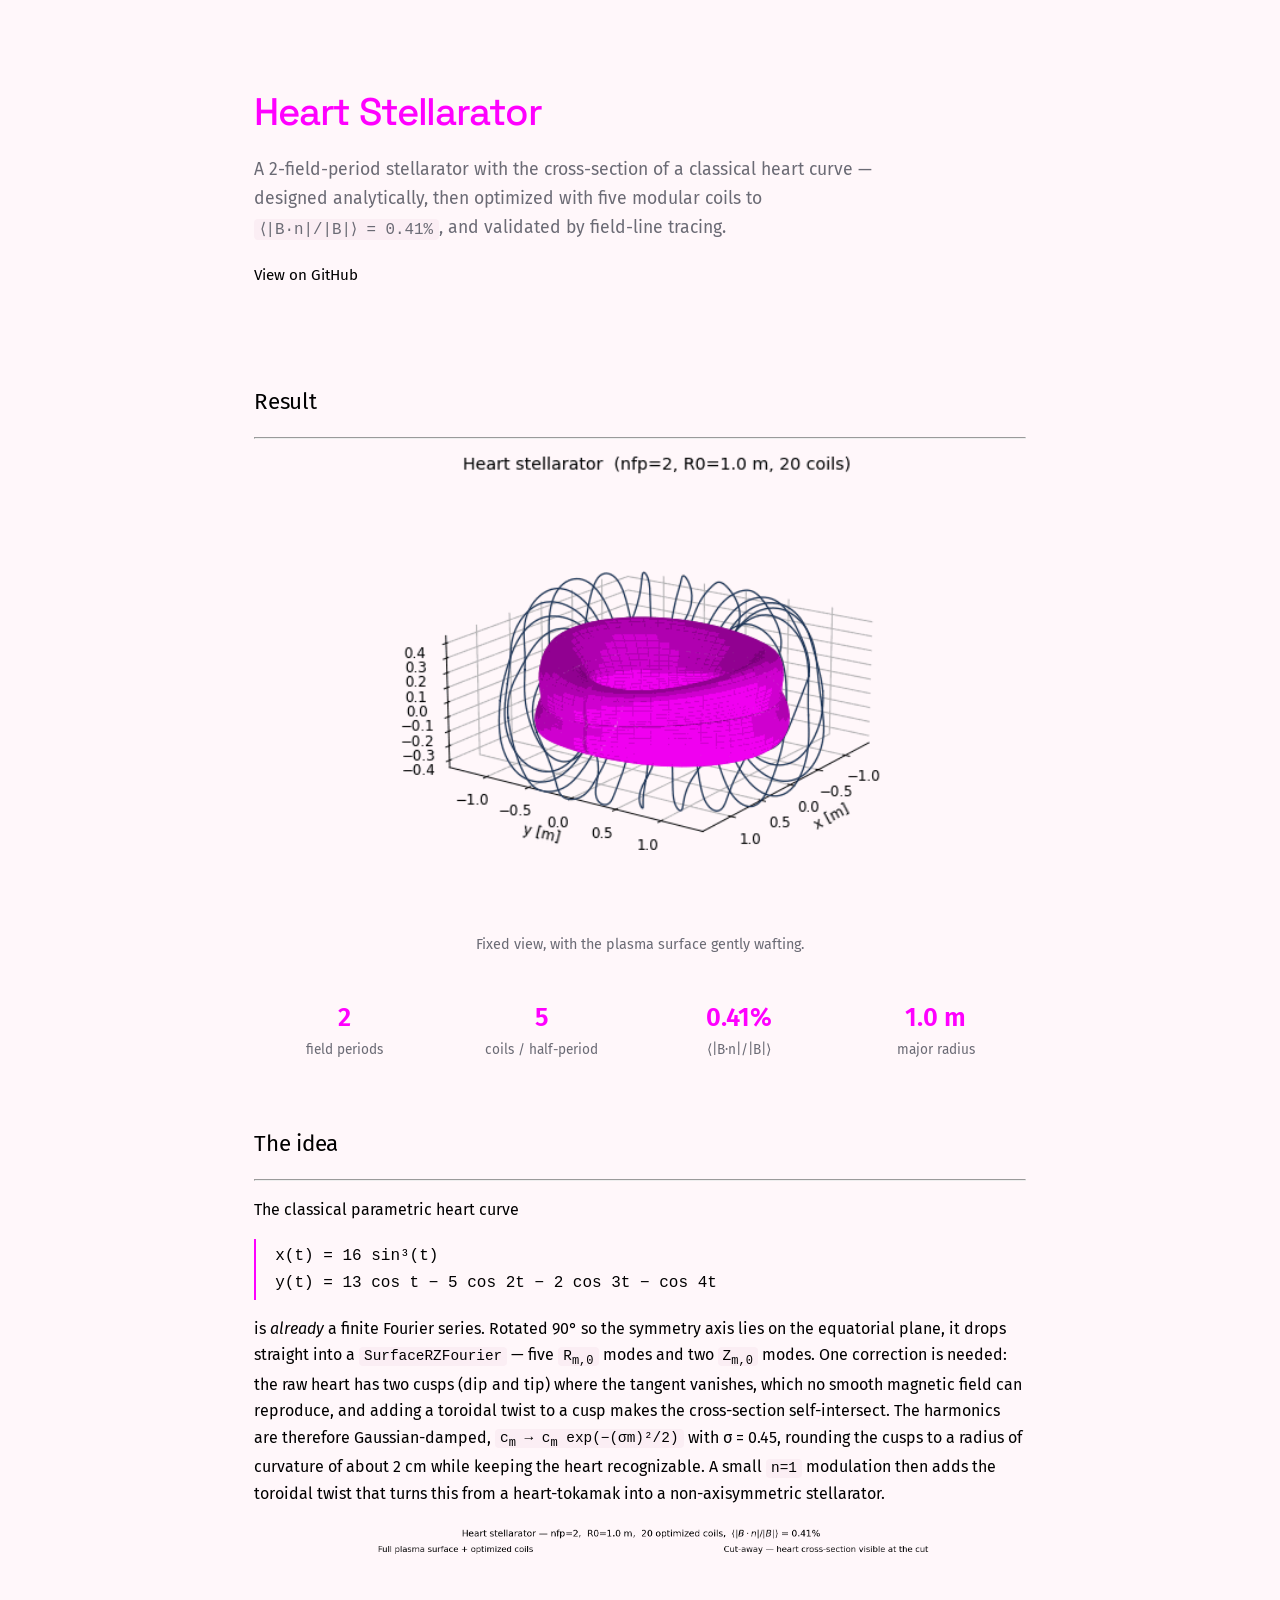
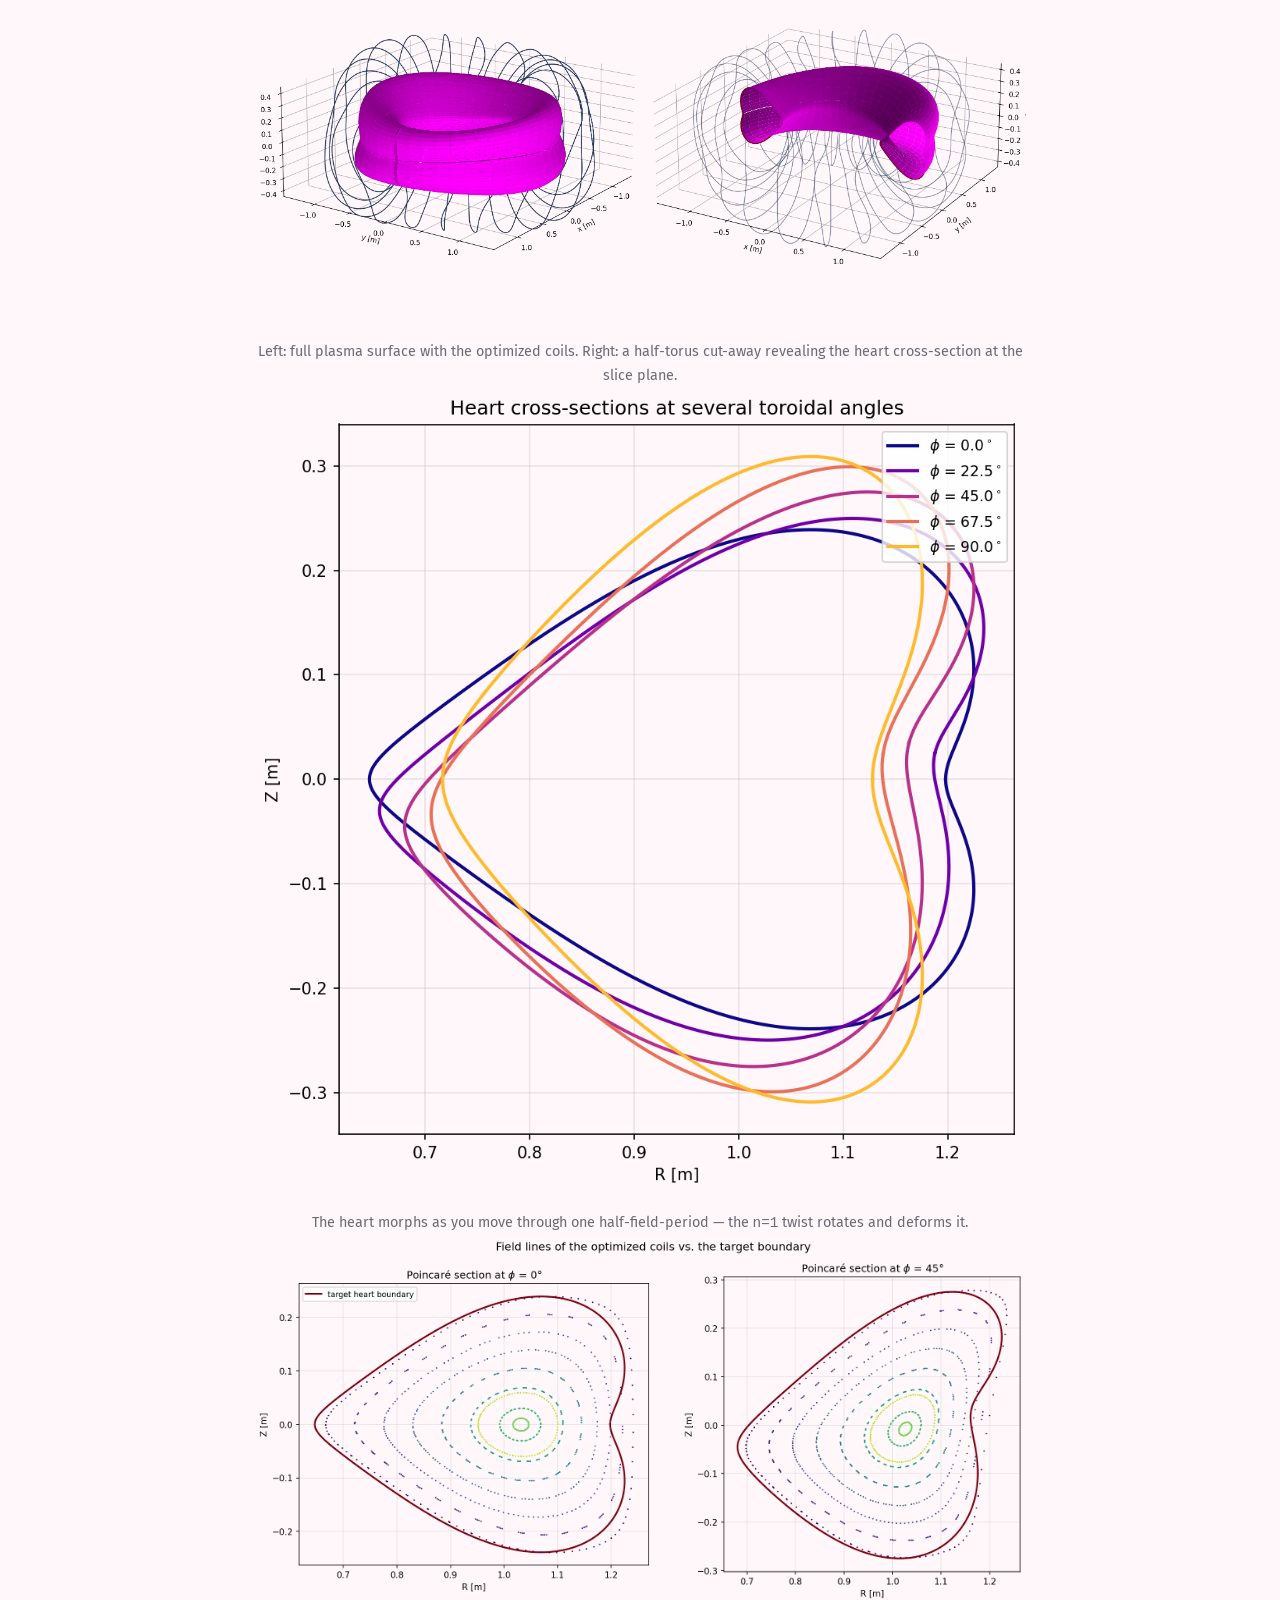
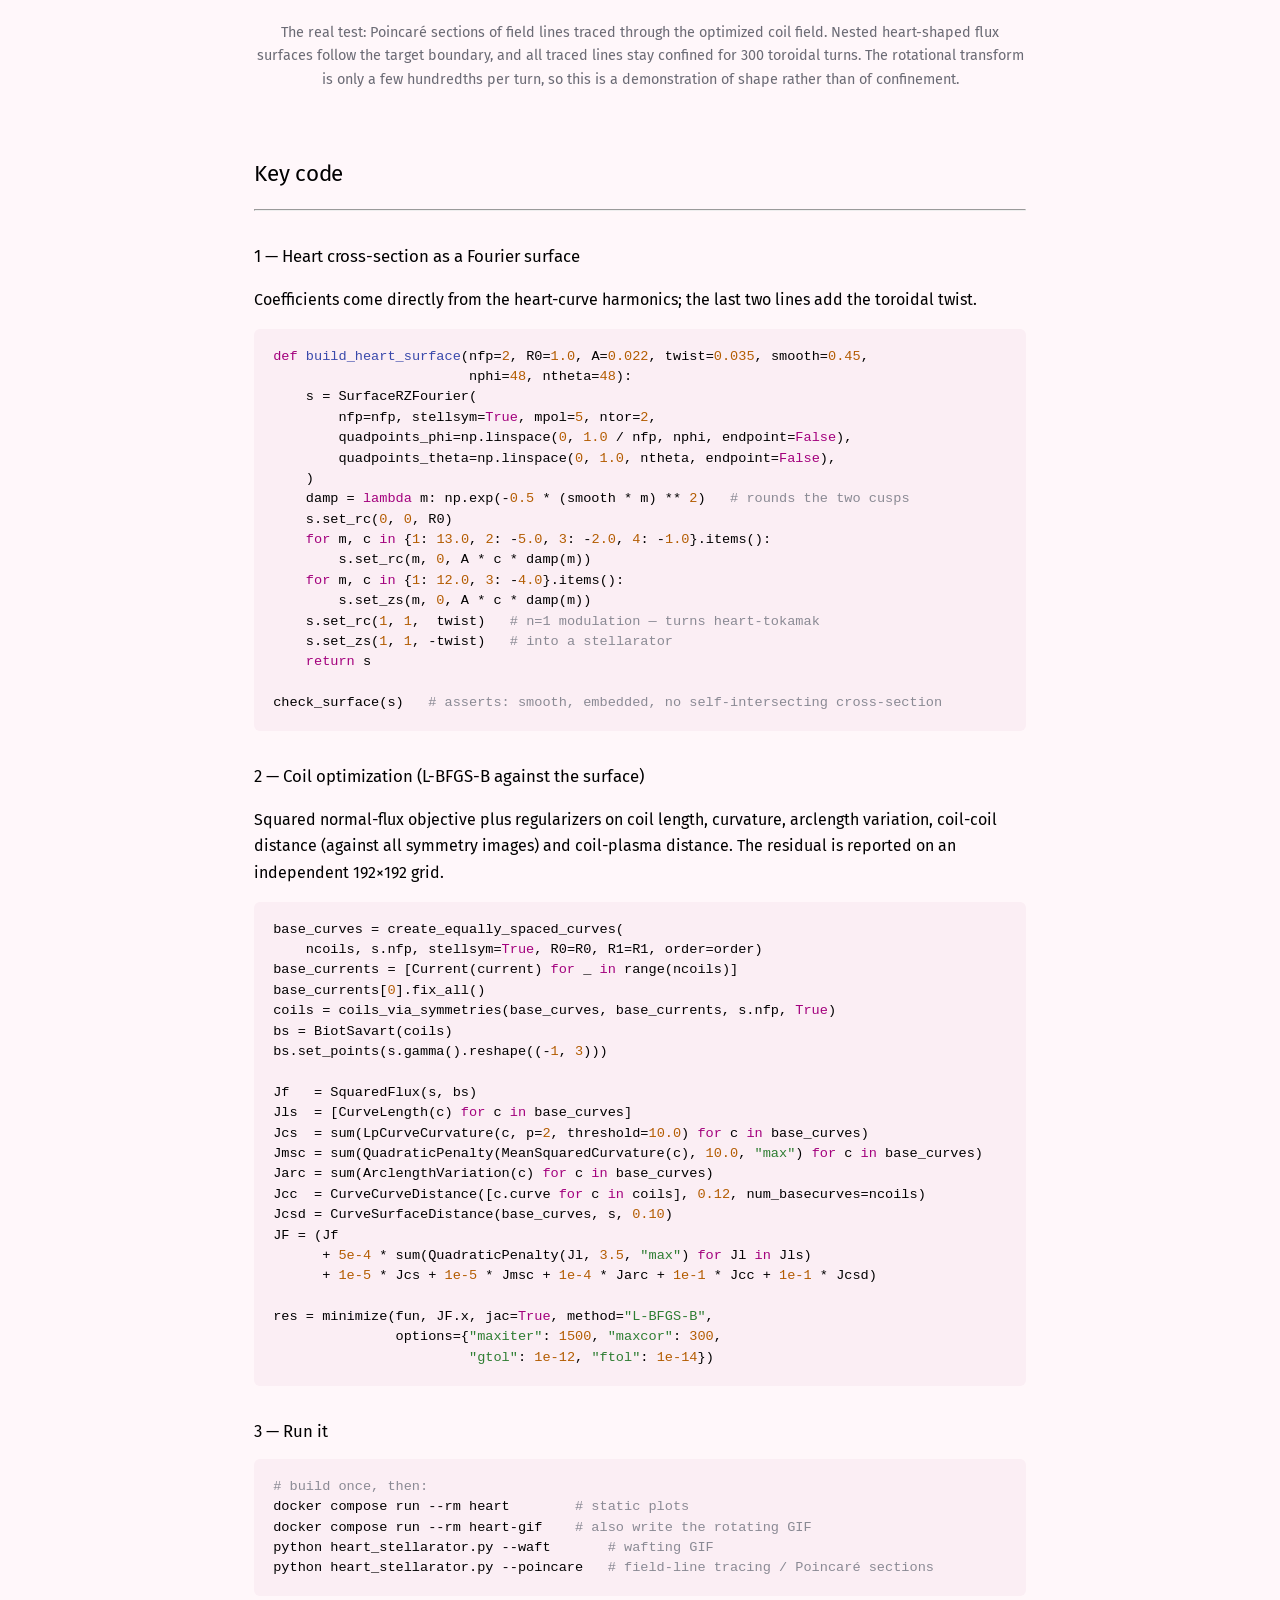
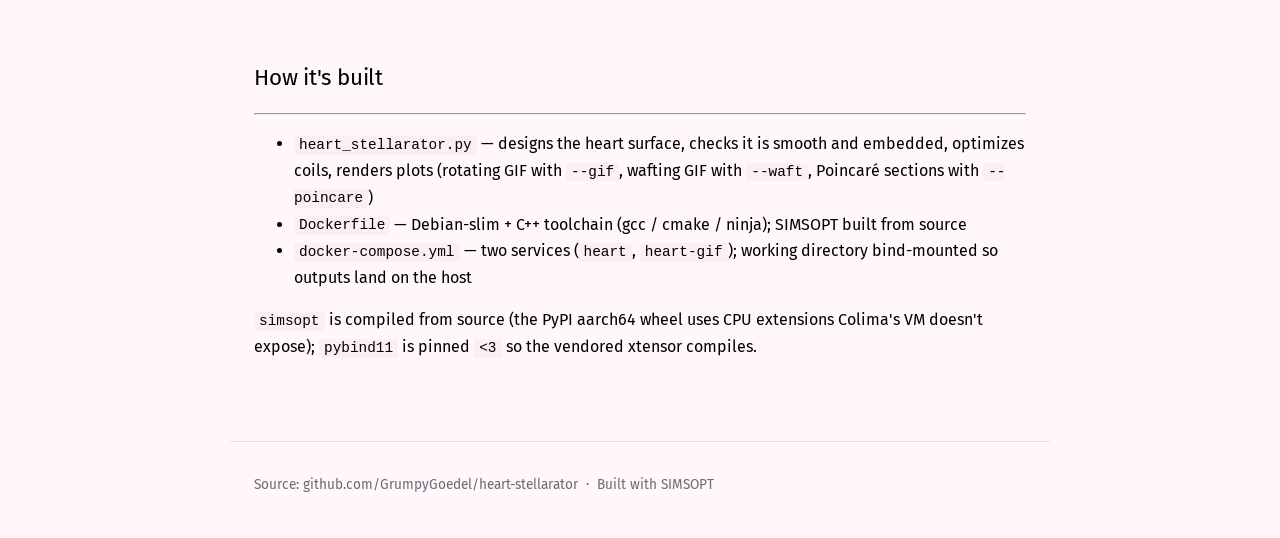
<file: public/heart/index.html>
<!DOCTYPE html>
<html lang="en">
<head>
    <meta charset="UTF-8">
    <meta name="viewport" content="width=device-width, initial-scale=1.0">
    <link rel="preconnect" href="https://fonts.gstatic.com" crossorigin>
    <link rel="preconnect" href="https://fonts.googleapis.com">
    <link rel="preconnect" href="https://fonts.gstatic.com" crossorigin>
    <link href="https://fonts.googleapis.com/css2?family=Fira+Sans:ital,wght@0,100;0,200;0,300;0,400;0,500;0,600;0,700;0,800;0,900;1,100;1,200;1,300;1,400;1,500;1,600;1,700;1,800;1,900&family=Space+Grotesk:wght@300..700&display=swap" rel="stylesheet">
    <link rel="icon" type="image/svg+xml" href="/triangle.svg">
    <title>Heart Stellarator</title>
    <style>
        :root {
            /* Light mode colors */
            --bg-color: #fff7fa;
            --text-color: black;
            --link-color: magenta;
            --magenta: #ff00ff;
            --bg:      #fff7fa;
            --ink:     #1b1b1f;
            --muted:   #6b6b75;
            --rule:    #f0dde6;
            --code-bg: #fbeef4;
        }
        [data-theme="dark"] {
        /* Dark mode colors */
            --bg-color: #181216;
            --text-color: #ffffff;
            --link-color: magenta;
            --title-color: magenta;
            --magenta: #ff00ff;
            --bg:      #fff7fa;
            --ink:     #1b1b1f;
            --muted:   #6b6b75;
            --rule:    #f0dde6;
            --code-bg: #fbeef4;
        }

body {
  font-family: "Fira Sans", sans-serif;
  font-weight: 300;
  font-style: normal;
  background-color: var(--bg-color);
  color: var(--text-color)
}

a {
    color: var(--link-color);
    text-decoration: none;
    font-weight: 400;
}

h1 {
  font-family: "Space Grotesk", sans-serif;
  font-optical-sizing: auto;
  font-weight: 500;
  font-style: normal;
  color: var(--title-color);
  font-size: 2.4em;
}
h2 {
  font-family: "Fira Sans", sans-serif;
  font-optical-sizing: auto;
  font-weight: 400;
  font-style: normal;
}
h3 {
  font-family: "Fira Sans", sans-serif;
  font-optical-sizing: auto;
  font-weight: 400;
  font-style: normal;
}
    * { box-sizing: border-box; }
    html, body { margin: 0; padding: 0; }
    body {
        color: var(--text-color);
        background: var(--bg);
        line-height: 1.65;
        font-family: "Fira Sans", sans-serif;
        font-optical-sizing: auto;
        font-weight: 400;
        font-style: normal;
    }
    a { color: inherit; text-decoration-color: var(--magenta); text-underline-offset: 3px; }
    header, main, footer { max-width: 820px; margin: 0 auto; padding-left: 1.5rem; padding-right: 1.5rem; }
    header { padding-top: 5rem; padding-bottom: 2rem; }
    header h1 {
        margin: 0 0 .75rem;
        font-size: clamp(2.2rem, 5vw, 3.2rem);
        font-weight: 700;
        letter-spacing: -0.03em;
        font-family: "Space Grotesk", sans-serif;
        font-optical-sizing: auto;
        font-weight: 500;
        font-style: normal;
        color: magenta;
        font-size: 2.4em;
    }
    header code { white-space: nowrap; }
    header p { margin: 0; font-size: 1.1rem; color: var(--muted); max-width: 620px; }
    .repo-link { display: inline-block; margin-top: 1.25rem; font-size: .95rem; }
    main { padding-bottom: 4rem; }
    section { margin-top: 4rem; }
    h2 { font-size: 1.4rem; letter-spacing: -0.01em; margin: 0 0 1rem; }
    h3 { font-size: 1.05rem; margin: 2rem 0 .5rem; }
    figure { margin: auto; text-align: center; }
    figure img { max-width: 100%; height: auto; text-align: center;   margin-left: auto;
  margin-right: auto}
    .gifs { display: grid; grid-template-columns: repeat(auto-fit, minmax(300px, 1fr)); gap: 1rem; }
    .gifs figure { margin: 0; display: flex; flex-direction: column; justify-content: space-between; text-align: center;}
    figcaption { margin-top: .5rem; font-size: .9rem; color: var(--muted); }
    .equation {
        border-left: 2px solid var(--magenta);
        padding: .25rem 1.2rem;
        font-family: "SF Mono", Menlo, Consolas, monospace;
        margin: 1rem 0;
        overflow-x: auto;
    }
    pre {
        background: var(--code-bg);
        padding: 1.1rem 1.2rem;
        border-radius: 6px;
        overflow-x: auto;
        font-size: .85rem;
        line-height: 1.5;
    }
    code { font-family: "SF Mono", Menlo, Consolas, monospace; }
    p code, li code { background: var(--code-bg); padding: .1em .35em; border-radius: 4px; font-size: .9em; }
    .kw  { color: #a3007d; }
    .str { color: #2e7d32; }
    .num { color: #b35c00; }
    .cmt { color: #8a8a94; }
    .fn  { color: #3949ab; }
    .stats {
        display: grid;
        grid-template-columns: repeat(auto-fit, minmax(150px, 1fr));
        gap: 1rem;
        margin: 2.5rem 0 0;
        text-align: center;
    }
    .stat-value { font-size: 1.6rem; font-weight: 600; color: var(--magenta); }
    .stat-label { display: block; font-size: .85rem; color: var(--muted); }
    footer {
        padding-top: 2rem; padding-bottom: 3rem;
        color: var(--muted);
        font-size: .85rem;
        border-top: 1px solid var(--rule);
    }
    </style>
</head>
<body>

<header>
  <h1>Heart Stellarator</h1>
  <p>A 2-field-period stellarator with the cross-section of a classical heart curve — designed analytically, then optimized with five modular coils to <code>⟨|B·n|/|B|⟩ = 0.41%</code>, and validated by field-line tracing.</p>
  <a class="repo-link" href="https://github.com/GrumpyGoedel/heart-stellarator" target="_blank" rel="noopener">View on GitHub</a>
</header>

<main>

  <section>
    <h2>Result</h2>
    <hr>
    <div class="gifs">
      <figure>
        <img style="width: 500px; max-width: 100%; height: auto; align: center;" src="heart_stellarator_waft.gif" alt="The heart-shaped plasma surface gently wafting inside its coils">
        <figcaption>Fixed view, with the plasma surface gently wafting.</figcaption>
      </figure>
    </div>

    <div class="stats">
      <div class="stat">
        <div class="stat-value">2</div>
        <span class="stat-label">field periods</span>
      </div>
      <div class="stat">
        <div class="stat-value">5</div>
        <span class="stat-label">coils / half-period</span>
      </div>
      <div class="stat">
        <div class="stat-value">0.41%</div>
        <span class="stat-label">⟨|B·n|/|B|⟩</span>
      </div>
      <div class="stat">
        <div class="stat-value">1.0 m</div>
        <span class="stat-label">major radius</span>
      </div>
    </div>
  </section>

  <section>
    <h2>The idea</h2>
    <hr>
    <p>The classical parametric heart curve</p>
    <div class="equation">
      x(t) = 16 sin³(t)<br>
      y(t) = 13 cos t − 5 cos 2t − 2 cos 3t − cos 4t
    </div>
    <p>is <em>already</em> a finite Fourier series. Rotated 90° so the symmetry axis lies on the equatorial plane, it drops straight into a <code>SurfaceRZFourier</code> — five <code>R<sub>m,0</sub></code> modes and two <code>Z<sub>m,0</sub></code> modes. One correction is needed: the raw heart has two cusps (dip and tip) where the tangent vanishes, which no smooth magnetic field can reproduce, and adding a toroidal twist to a cusp makes the cross-section self-intersect. The harmonics are therefore Gaussian-damped, <code>c<sub>m</sub> → c<sub>m</sub> exp(−(σm)²/2)</code> with σ = 0.45, rounding the cusps to a radius of curvature of about 2 cm while keeping the heart recognizable. A small <code>n=1</code> modulation then adds the toroidal twist that turns this from a heart-tokamak into a non-axisymmetric stellarator.</p>

    <figure>
      <img src="heart_stellarator.png" alt="Full plasma surface and cut-away showing the heart cross-section">
      <figcaption>Left: full plasma surface with the optimized coils. Right: a half-torus cut-away revealing the heart cross-section at the slice plane.</figcaption>
    </figure>

    <figure>
      <img src="heart_cross_sections.png" alt="Heart cross-sections at several toroidal angles">
      <figcaption>The heart morphs as you move through one half-field-period — the <code>n=1</code> twist rotates and deforms it.</figcaption>
    </figure>

    <figure>
      <img src="heart_poincare.png" alt="Poincaré sections of traced field lines with the target heart boundary">
      <figcaption>The real test: Poincaré sections of field lines traced through the optimized coil field. Nested heart-shaped flux surfaces follow the target boundary, and all traced lines stay confined for 300 toroidal turns. The rotational transform is only a few hundredths per turn, so this is a demonstration of shape rather than of confinement.</figcaption>
    </figure>
  </section>

  <section>
    <h2>Key code</h2>
    <hr>
    <h3>1 — Heart cross-section as a Fourier surface</h3>
    <p>Coefficients come directly from the heart-curve harmonics; the last two lines add the toroidal twist.</p>
<pre><code><span class="kw">def</span> <span class="fn">build_heart_surface</span>(nfp=<span class="num">2</span>, R0=<span class="num">1.0</span>, A=<span class="num">0.022</span>, twist=<span class="num">0.035</span>, smooth=<span class="num">0.45</span>,
                        nphi=<span class="num">48</span>, ntheta=<span class="num">48</span>):
    s = SurfaceRZFourier(
        nfp=nfp, stellsym=<span class="kw">True</span>, mpol=<span class="num">5</span>, ntor=<span class="num">2</span>,
        quadpoints_phi=np.linspace(<span class="num">0</span>, <span class="num">1.0</span> / nfp, nphi, endpoint=<span class="kw">False</span>),
        quadpoints_theta=np.linspace(<span class="num">0</span>, <span class="num">1.0</span>, ntheta, endpoint=<span class="kw">False</span>),
    )
    damp = <span class="kw">lambda</span> m: np.exp(-<span class="num">0.5</span> * (smooth * m) ** <span class="num">2</span>)   <span class="cmt"># rounds the two cusps</span>
    s.set_rc(<span class="num">0</span>, <span class="num">0</span>, R0)
    <span class="kw">for</span> m, c <span class="kw">in</span> {<span class="num">1</span>: <span class="num">13.0</span>, <span class="num">2</span>: -<span class="num">5.0</span>, <span class="num">3</span>: -<span class="num">2.0</span>, <span class="num">4</span>: -<span class="num">1.0</span>}.items():
        s.set_rc(m, <span class="num">0</span>, A * c * damp(m))
    <span class="kw">for</span> m, c <span class="kw">in</span> {<span class="num">1</span>: <span class="num">12.0</span>, <span class="num">3</span>: -<span class="num">4.0</span>}.items():
        s.set_zs(m, <span class="num">0</span>, A * c * damp(m))
    s.set_rc(<span class="num">1</span>, <span class="num">1</span>,  twist)   <span class="cmt"># n=1 modulation — turns heart-tokamak</span>
    s.set_zs(<span class="num">1</span>, <span class="num">1</span>, -twist)   <span class="cmt"># into a stellarator</span>
    <span class="kw">return</span> s

check_surface(s)   <span class="cmt"># asserts: smooth, embedded, no self-intersecting cross-section</span></code></pre>

    <h3>2 — Coil optimization (L-BFGS-B against the surface)</h3>
    <p>Squared normal-flux objective plus regularizers on coil length, curvature, arclength variation, coil-coil distance (against all symmetry images) and coil-plasma distance. The residual is reported on an independent 192×192 grid.</p>
<pre><code>base_curves = create_equally_spaced_curves(
    ncoils, s.nfp, stellsym=<span class="kw">True</span>, R0=R0, R1=R1, order=order)
base_currents = [Current(current) <span class="kw">for</span> _ <span class="kw">in</span> range(ncoils)]
base_currents[<span class="num">0</span>].fix_all()
coils = coils_via_symmetries(base_curves, base_currents, s.nfp, <span class="kw">True</span>)
bs = BiotSavart(coils)
bs.set_points(s.gamma().reshape((-<span class="num">1</span>, <span class="num">3</span>)))

Jf   = SquaredFlux(s, bs)
Jls  = [CurveLength(c) <span class="kw">for</span> c <span class="kw">in</span> base_curves]
Jcs  = sum(LpCurveCurvature(c, p=<span class="num">2</span>, threshold=<span class="num">10.0</span>) <span class="kw">for</span> c <span class="kw">in</span> base_curves)
Jmsc = sum(QuadraticPenalty(MeanSquaredCurvature(c), <span class="num">10.0</span>, <span class="str">"max"</span>) <span class="kw">for</span> c <span class="kw">in</span> base_curves)
Jarc = sum(ArclengthVariation(c) <span class="kw">for</span> c <span class="kw">in</span> base_curves)
Jcc  = CurveCurveDistance([c.curve <span class="kw">for</span> c <span class="kw">in</span> coils], <span class="num">0.12</span>, num_basecurves=ncoils)
Jcsd = CurveSurfaceDistance(base_curves, s, <span class="num">0.10</span>)
JF = (Jf
      + <span class="num">5e-4</span> * sum(QuadraticPenalty(Jl, <span class="num">3.5</span>, <span class="str">"max"</span>) <span class="kw">for</span> Jl <span class="kw">in</span> Jls)
      + <span class="num">1e-5</span> * Jcs + <span class="num">1e-5</span> * Jmsc + <span class="num">1e-4</span> * Jarc + <span class="num">1e-1</span> * Jcc + <span class="num">1e-1</span> * Jcsd)

res = minimize(fun, JF.x, jac=<span class="kw">True</span>, method=<span class="str">"L-BFGS-B"</span>,
               options={<span class="str">"maxiter"</span>: <span class="num">1500</span>, <span class="str">"maxcor"</span>: <span class="num">300</span>,
                        <span class="str">"gtol"</span>: <span class="num">1e-12</span>, <span class="str">"ftol"</span>: <span class="num">1e-14</span>})</code></pre>

    <h3>3 — Run it</h3>
<pre><code><span class="cmt"># build once, then:</span>
docker compose run --rm heart        <span class="cmt"># static plots</span>
docker compose run --rm heart-gif    <span class="cmt"># also write the rotating GIF</span>
python heart_stellarator.py --waft       <span class="cmt"># wafting GIF</span>
python heart_stellarator.py --poincare   <span class="cmt"># field-line tracing / Poincaré sections</span></code></pre>
  </section>

  <section>
    <h2>How it's built</h2>
    <hr>
    <ul>
      <li><code>heart_stellarator.py</code> — designs the heart surface, checks it is smooth and embedded, optimizes coils, renders plots (rotating GIF with <code>--gif</code>, wafting GIF with <code>--waft</code>, Poincaré sections with <code>--poincare</code>)</li>
      <li><code>Dockerfile</code> — Debian-slim + C++ toolchain (gcc / cmake / ninja); SIMSOPT built from source</li>
      <li><code>docker-compose.yml</code> — two services (<code>heart</code>, <code>heart-gif</code>); working directory bind-mounted so outputs land on the host</li>
    </ul>
    <p><code>simsopt</code> is compiled from source (the PyPI aarch64 wheel uses CPU extensions Colima's VM doesn't expose); <code>pybind11</code> is pinned <code>&lt;3</code> so the vendored xtensor compiles.</p>
  </section>

</main>

<footer>
  Source: <a href="https://github.com/GrumpyGoedel/heart-stellarator" target="_blank" rel="noopener">github.com/GrumpyGoedel/heart-stellarator</a>
  &nbsp;·&nbsp; Built with <a href="https://simsopt.readthedocs.io/" target="_blank" rel="noopener">SIMSOPT</a>
</footer>

</body>
</html>
</file>
